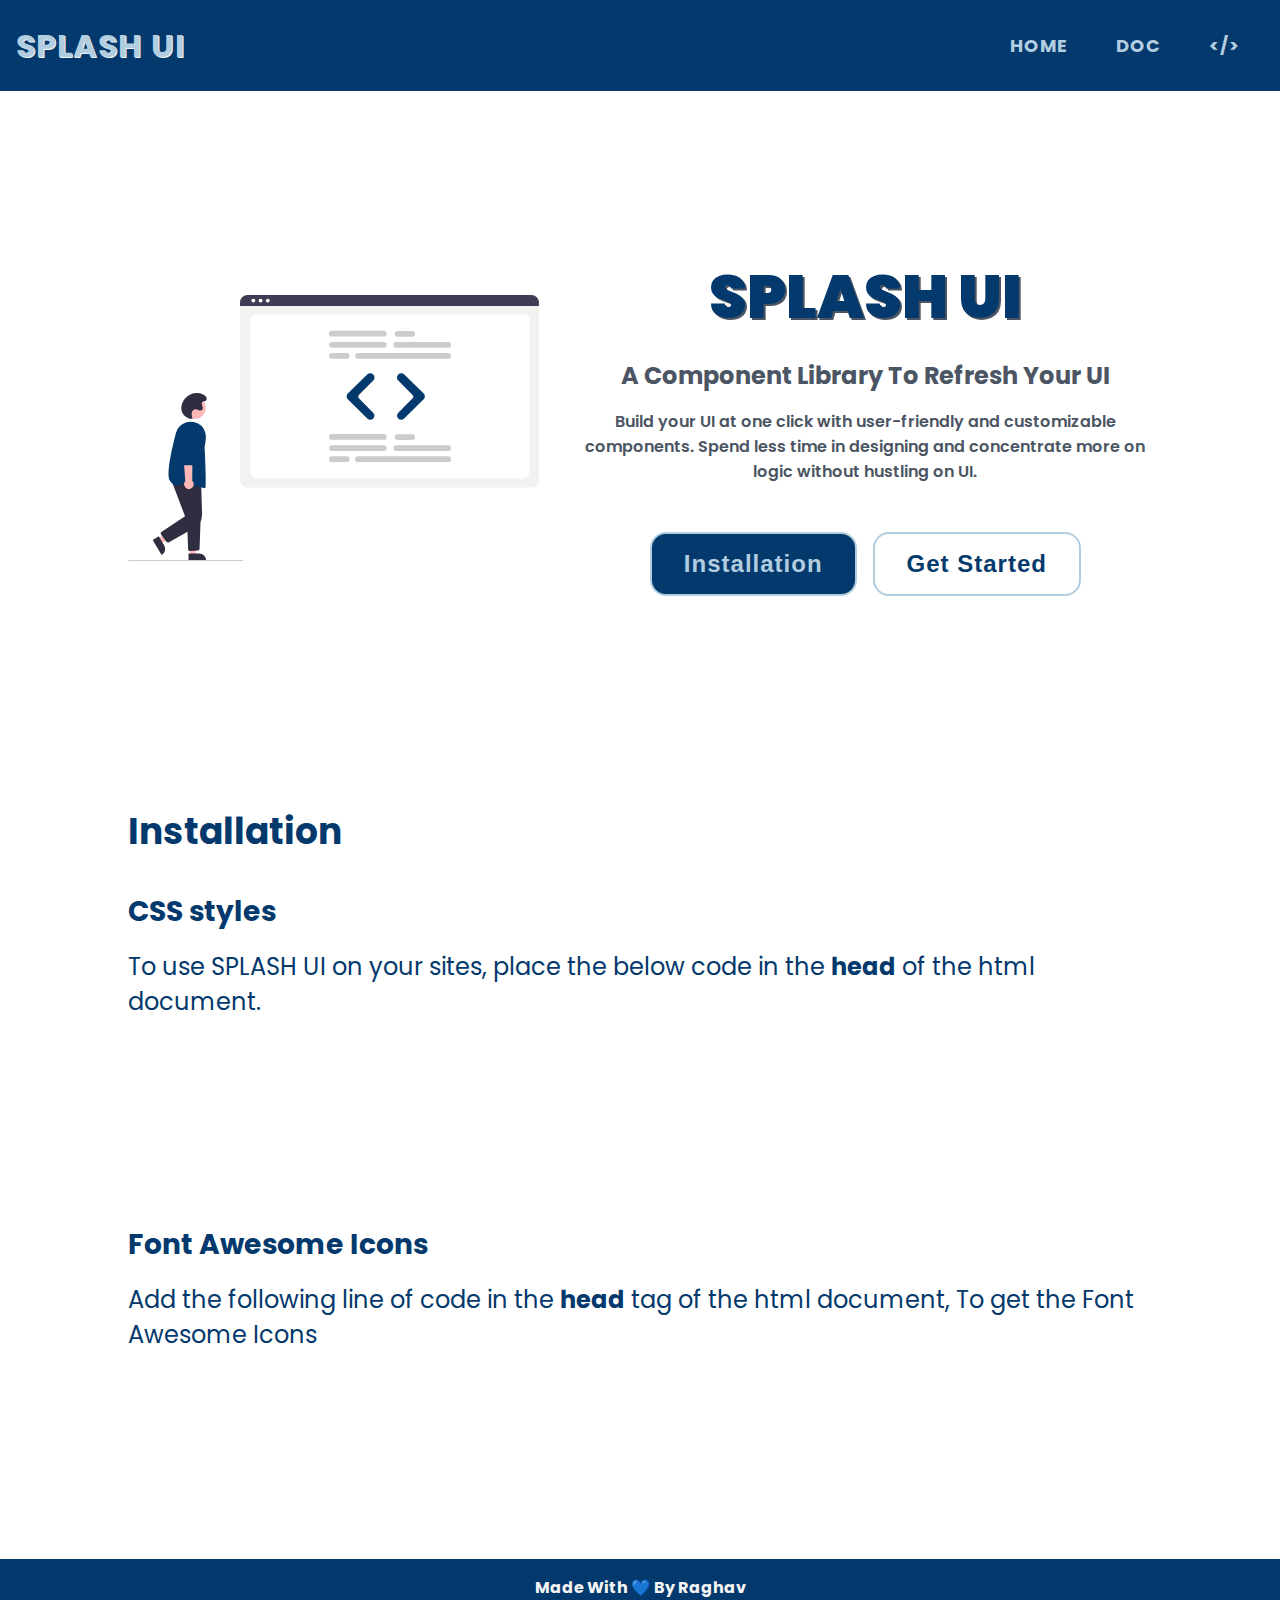
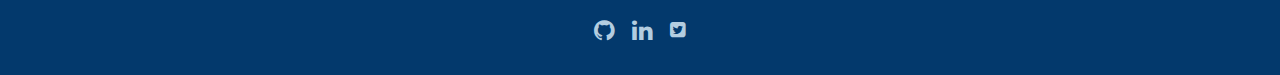
<file: index.html>
<!DOCTYPE html>
<html lang="en">
<head>
    <meta charset="UTF-8">
    <meta http-equiv="X-UA-Compatible" content="IE=edge">
    <meta name="viewport" content="width=device-width, initial-scale=1.0">
    <link rel="stylesheet" href="/CSS/main.css">
    <link rel="stylesheet" href="https://cdnjs.cloudflare.com/ajax/libs/font-awesome/4.7.0/css/font-awesome.min.css">
    <title>SPLASH UI</title>
</head>
<body>
    <header class="header-main">
        <nav class="nav nav-dark">
            <h1 class="shadow-text-white"><a href="./index.html">SPLASH UI</a></h1>
            <button class="hamburger" id="btnHam-Landing"><i class="fa fa-bars fa-2x" aria-hidden="true"></i></button>
            <ul class="nav-list">
                <li><a href="./index.html">HOME</a></li>
                <li><a href="./document-site.html">DOC</a></li>
                <li><a href="https://github.com/raghav2110/splash-ui">&lt;/&gt;</a></li>
            </ul>
        </nav>
    </header>
    <main class="main-container">
        <div class="content-body">
            <div class="landing-cover"><img class="img-responsive" src="./assets/landing-cover.svg"></div>

            <div class="content-desc">
                <h1>SPLASH UI</h1>
                <h2>A Component Library To Refresh Your UI</h2>
                <p> Build your UI at one click with user-friendly and customizable components.
                    Spend less time in designing and concentrate more on logic without hustling on UI.
                </p>
                <footer>
                    <a href="#installation-guide"><button class="btn btn-primary">Installation</button></a>
                    <a href="./document-site.html"><button class="btn btn-secondary">Get Started</button></a>
                </footer>
            </div>
            <!-- <div class="landing-cover"><img class="img-responsive" src="./assets/undraw_code_review_re_woeb.svg"></div> -->
        </div>

        <section class="install-guide" id="installation-guide">
            <h2>Installation</h2>
    
            <article>
                <h3>CSS styles</h3>
                <p>To use SPLASH UI on your sites, place the below code in the <strong>head</strong> of the html document.</p>
                <div>
                    <iframe
                        src="https://carbon.now.sh/embed?bg=rgba%28171%2C+184%2C+195%2C+1%29&t=seti&wt=sharp&l=auto&width=680&ds=false&dsyoff=20px&dsblur=68px&wc=true&wa=true&pv=0px&ph=0px&ln=false&fl=1&fm=Hack&fs=14px&lh=133%25&si=false&es=2x&wm=false&code=%253Clink%2520%250Arel%253D%2522stylesheet%2522%2520%250Ahref%253D%2522https%253A%252F%252Fsplash-ui.vercel.app%252FCSS%252Fmain.css%2522%250A%253E"
                        style="width: 100%; height: 148px; border:0; transform: scale(1); overflow:hidden;"
                        sandbox="allow-scripts allow-same-origin">
                    </iframe>
                </div>
            </article>
            <article>
                <h3>Font Awesome Icons</h3>
                <p>Add the following line of code in the <strong>head</strong> tag of the html document, To get the Font
                    Awesome Icons</p>
                <div>
                    <iframe
                        src="https://carbon.now.sh/embed?bg=rgba%28171%2C+184%2C+195%2C+1%29&t=seti&wt=sharp&l=htmlmixed&ds=false&dsyoff=20px&dsblur=68px&wc=true&wa=true&pv=0px&ph=0px&ln=false&fl=1&fm=Hack&fs=14px&lh=133%25&si=false&es=2x&wm=false&code=%253Clink%2520rel%253D%2522stylesheet%2522%2520%250Ahref%253D%250A%2522https%253A%252F%252Fcdnjs.cloudflare.com%250A%252Fajax%252Flibs%252Ffont-awesome%252F4.7.0%252Fcss%252Ffont-awesome.min.css%2522%253E"
                        style="width: 100%; height: 150px; border:0; transform: scale(1); overflow:hidden;"
                        sandbox="allow-scripts allow-same-origin">
                    </iframe>
                </div>
            </article>
        </section>
    
        <footer class="landing-footer">
            <nav class="nav nav-dark">
                <h4 style="color: whitesmoke;">Made With 💙 By Raghav</h4>
                <ul class="nav-list" style="display: flex;">
                    <li> <a href="https://github.com/raghav2110" target="_blank">
                            <i class="fa fa-github fa-lg" aria-hidden="true"></i></a> </li>
    
                    <li> <a href="https://www.linkedin.com/in/raghav-heda-96a981167/" target="_blank">
                            <i class="fa fa-linkedin fa-lg" aria-hidden="true"></i></a></li>
    
                    <li>
                        <a href="https://twitter.com/raghav_heda" target="_blank">
                            <i class="fa fa-twitter-square" aria-hidden="true"></i></i></a>
                        </a>
                    </li>
                </ul>
            </nav>
        </footer>

    </main>
    <script src="./Functionality/hamburgerMenu.js"></script>

</body>
</html>
</file>
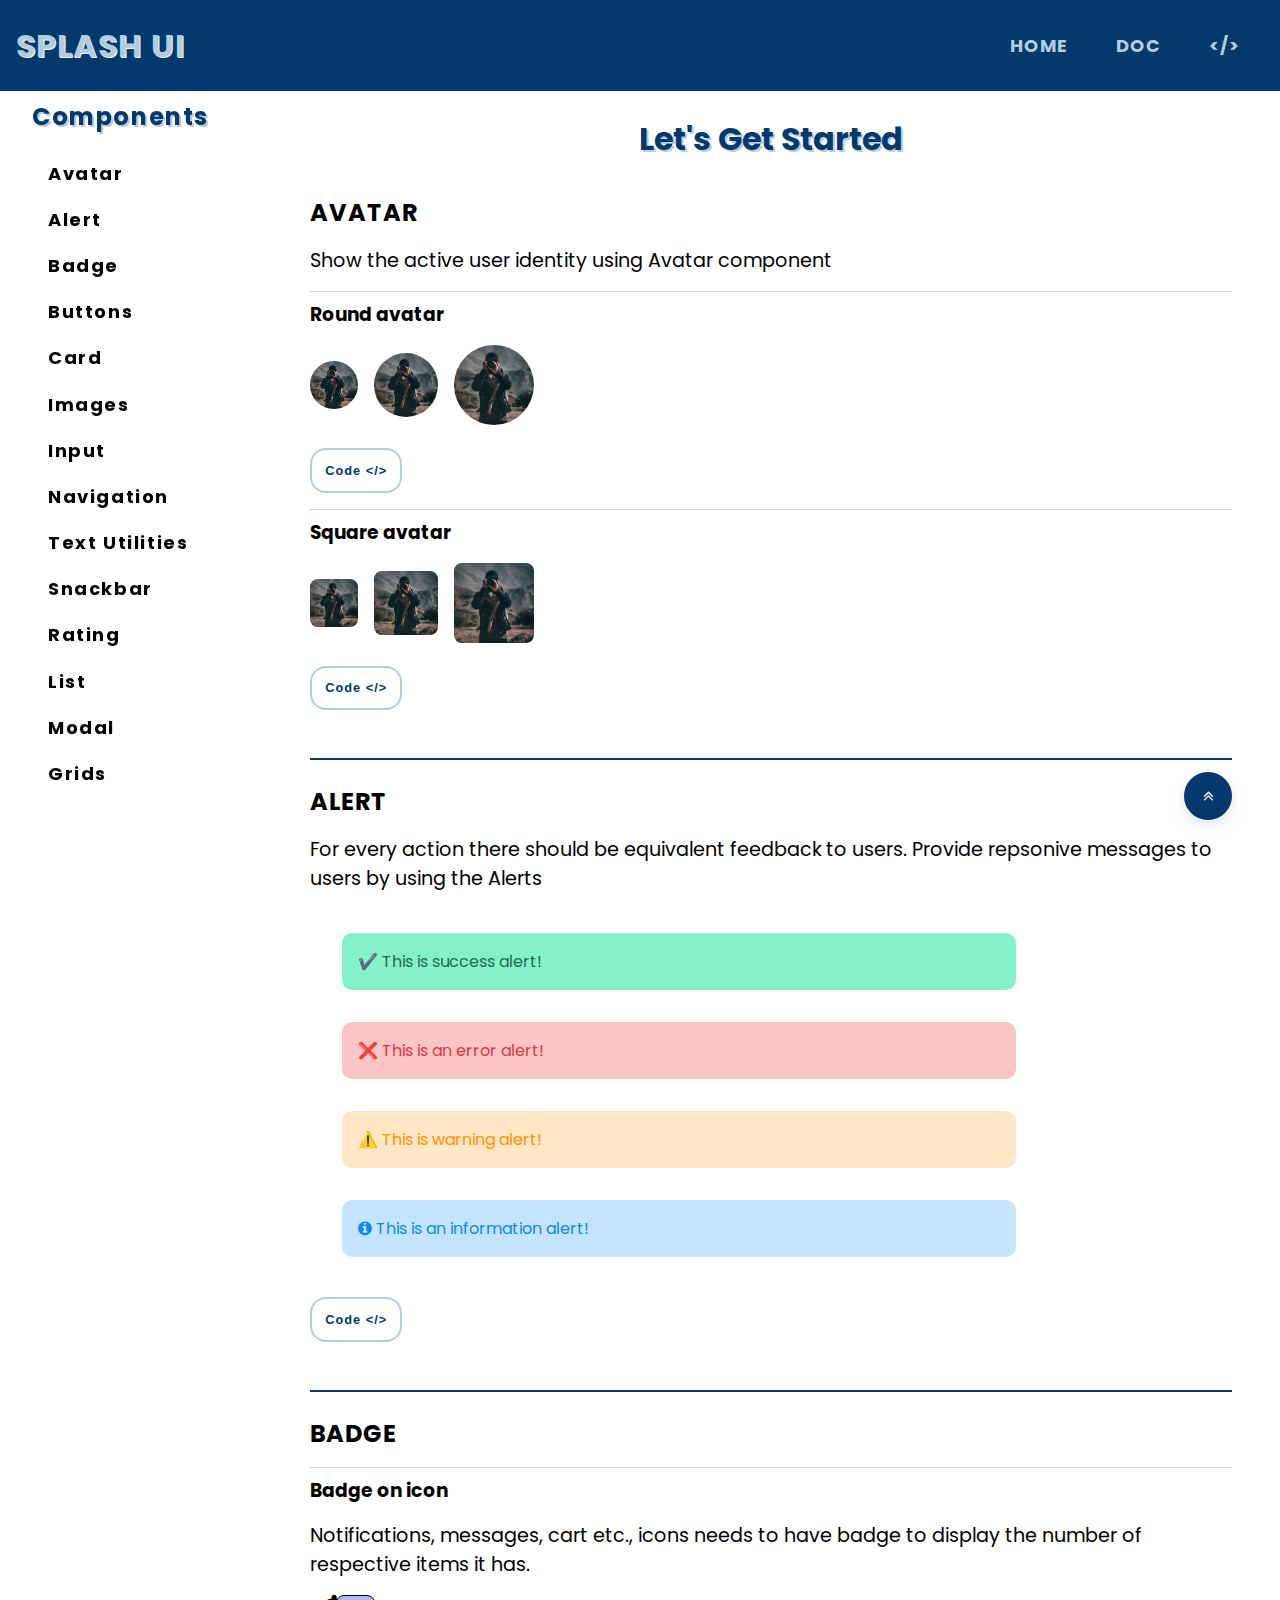
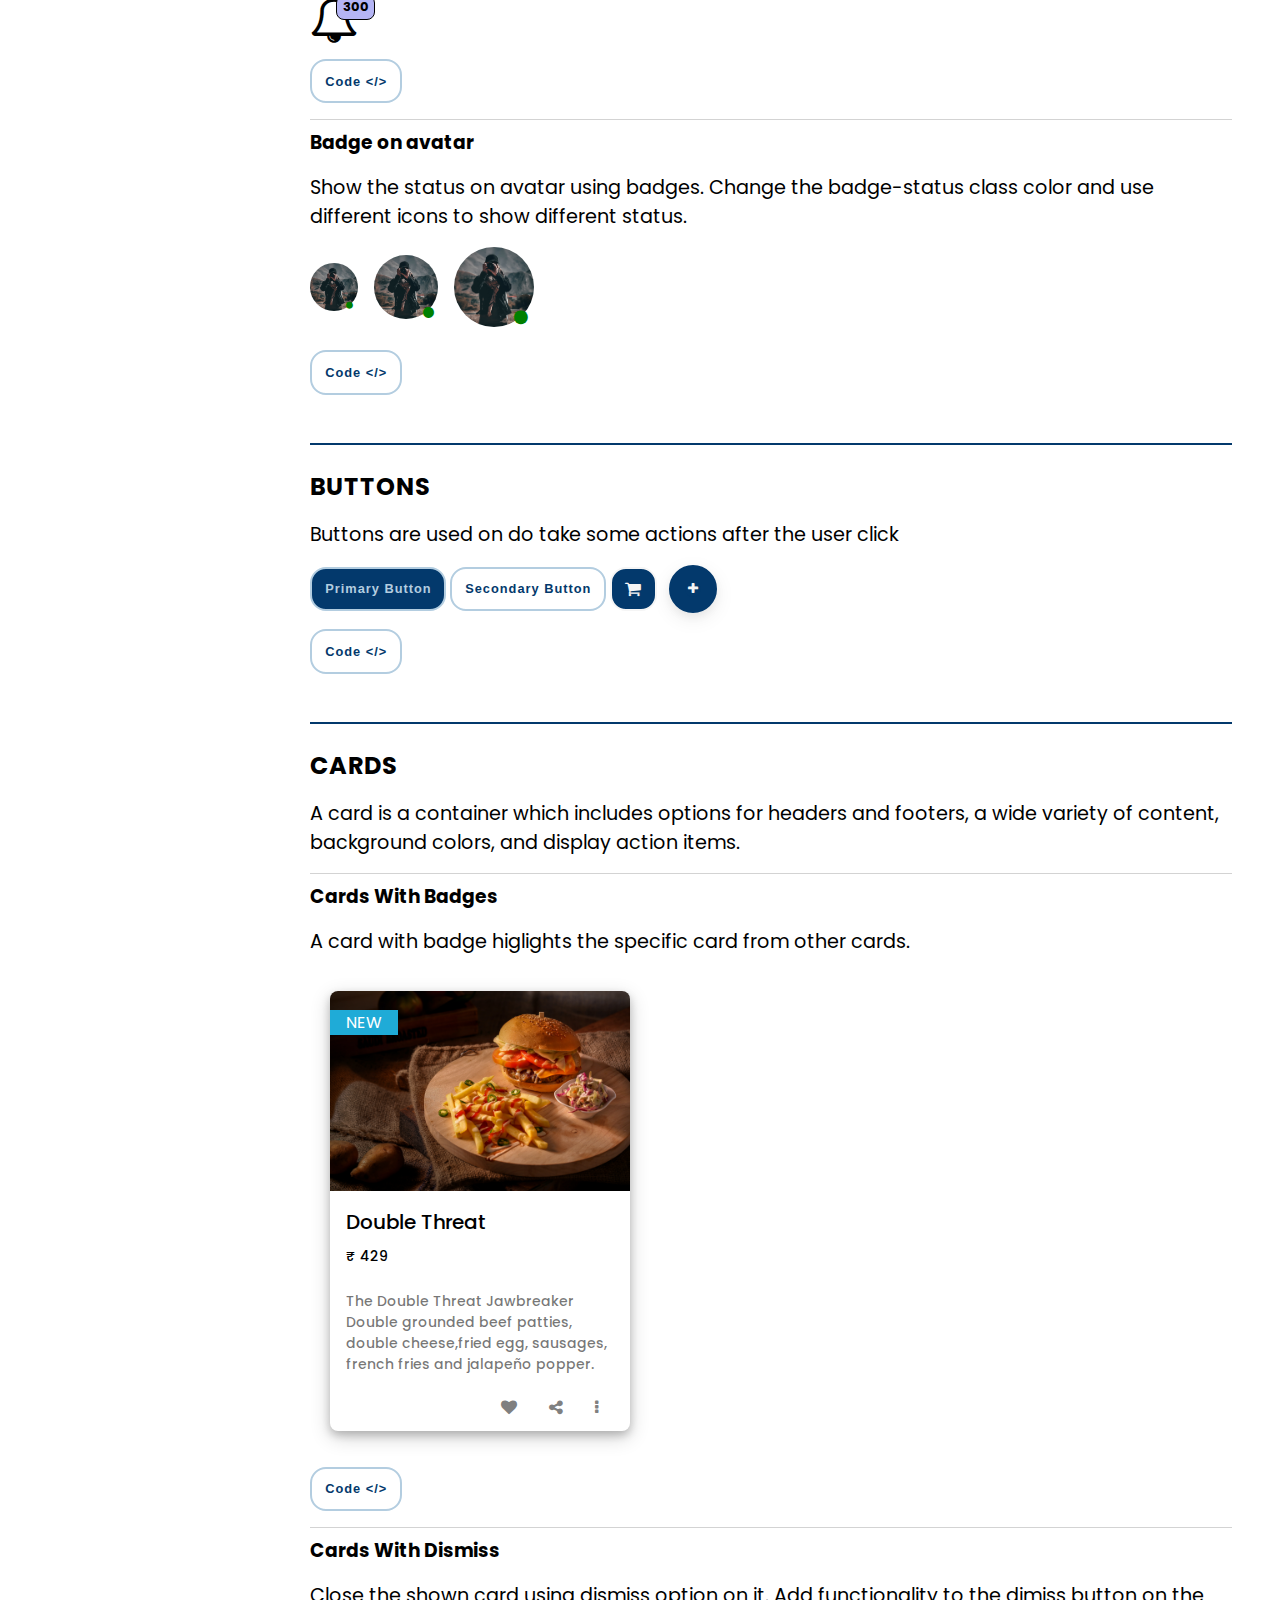
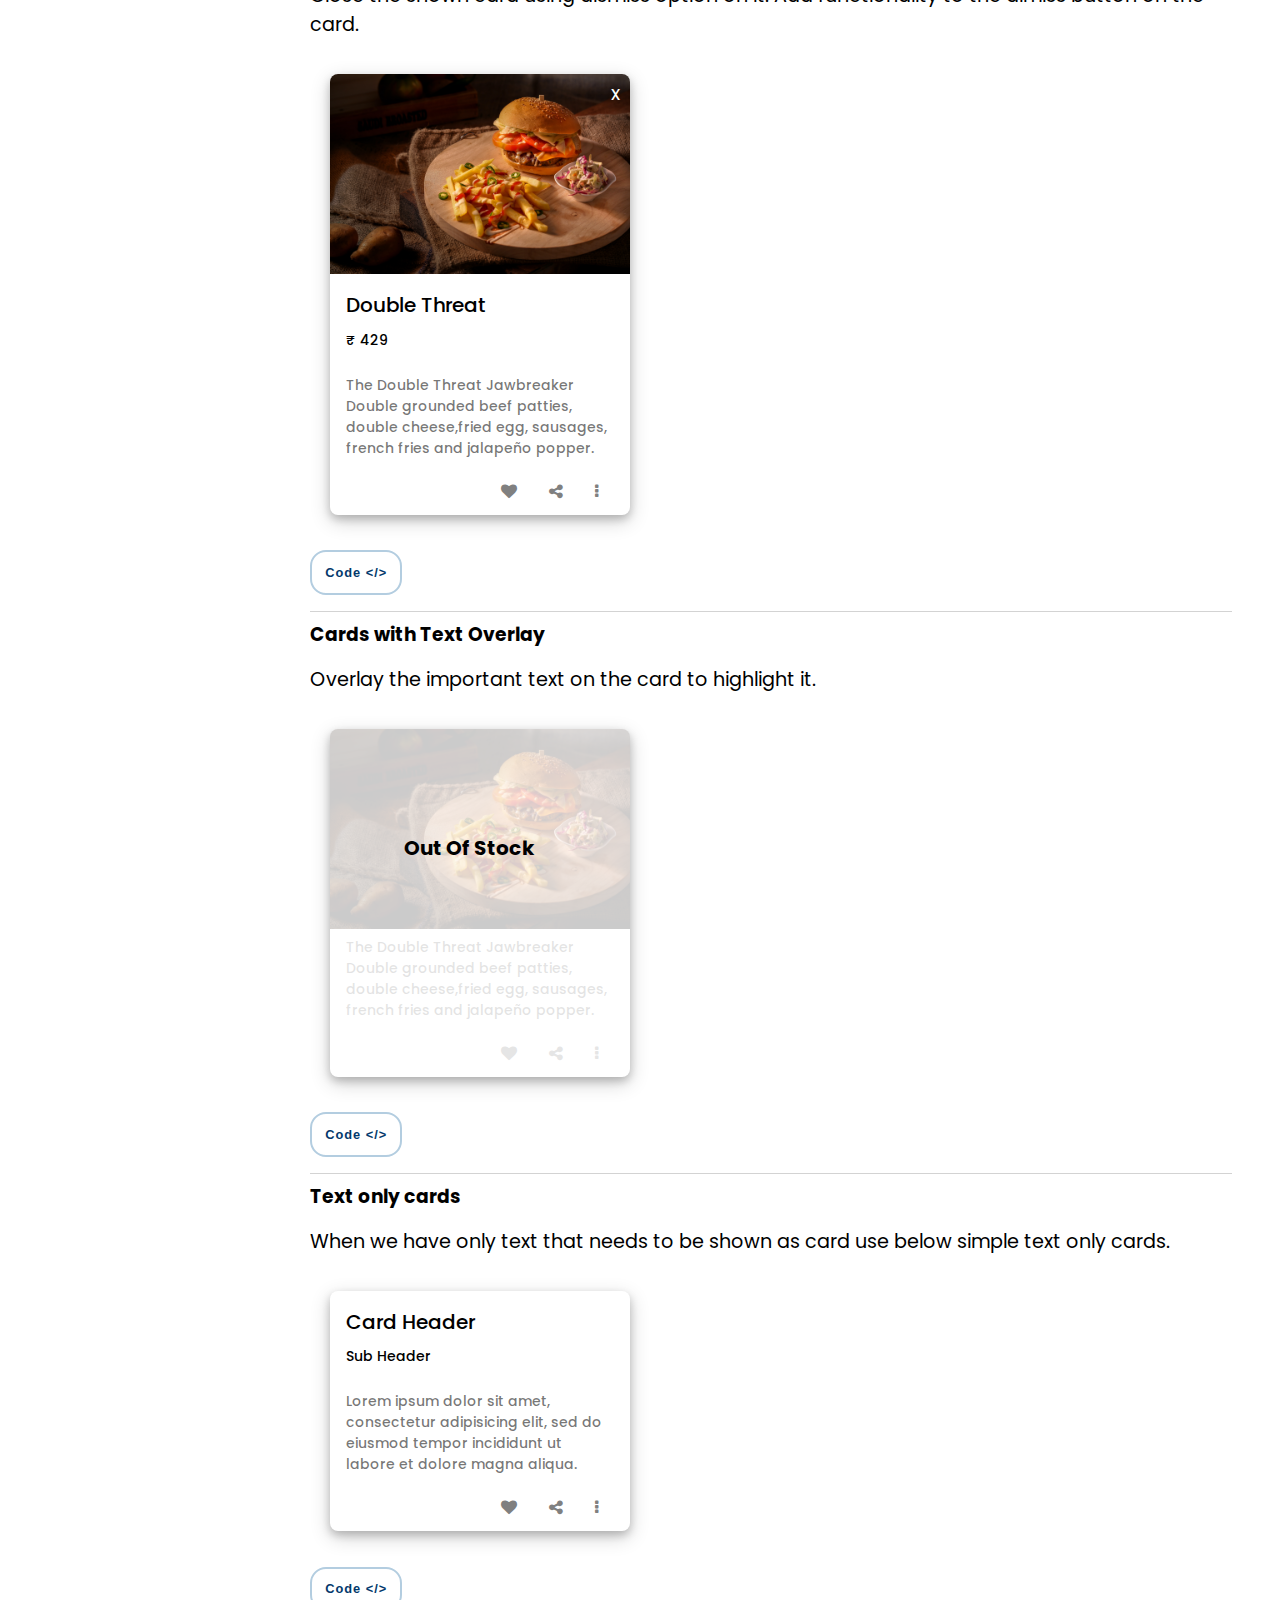
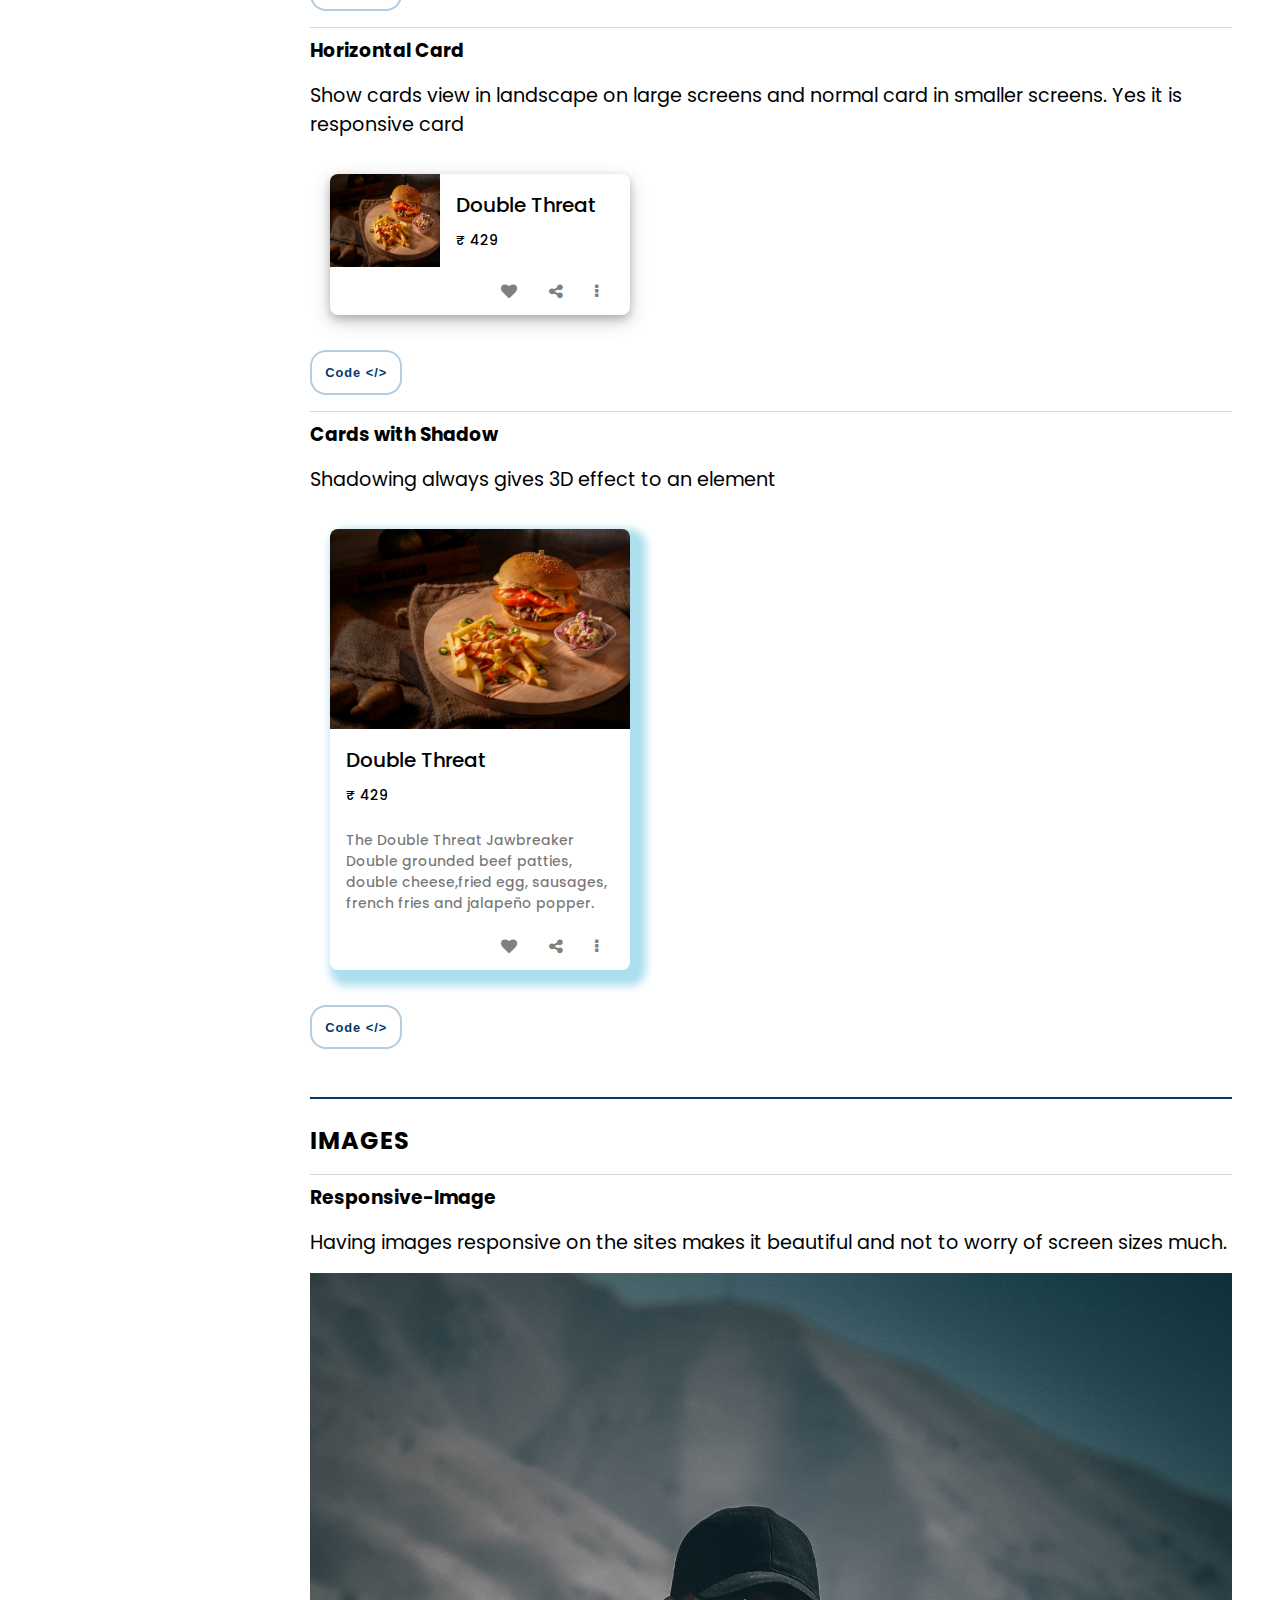
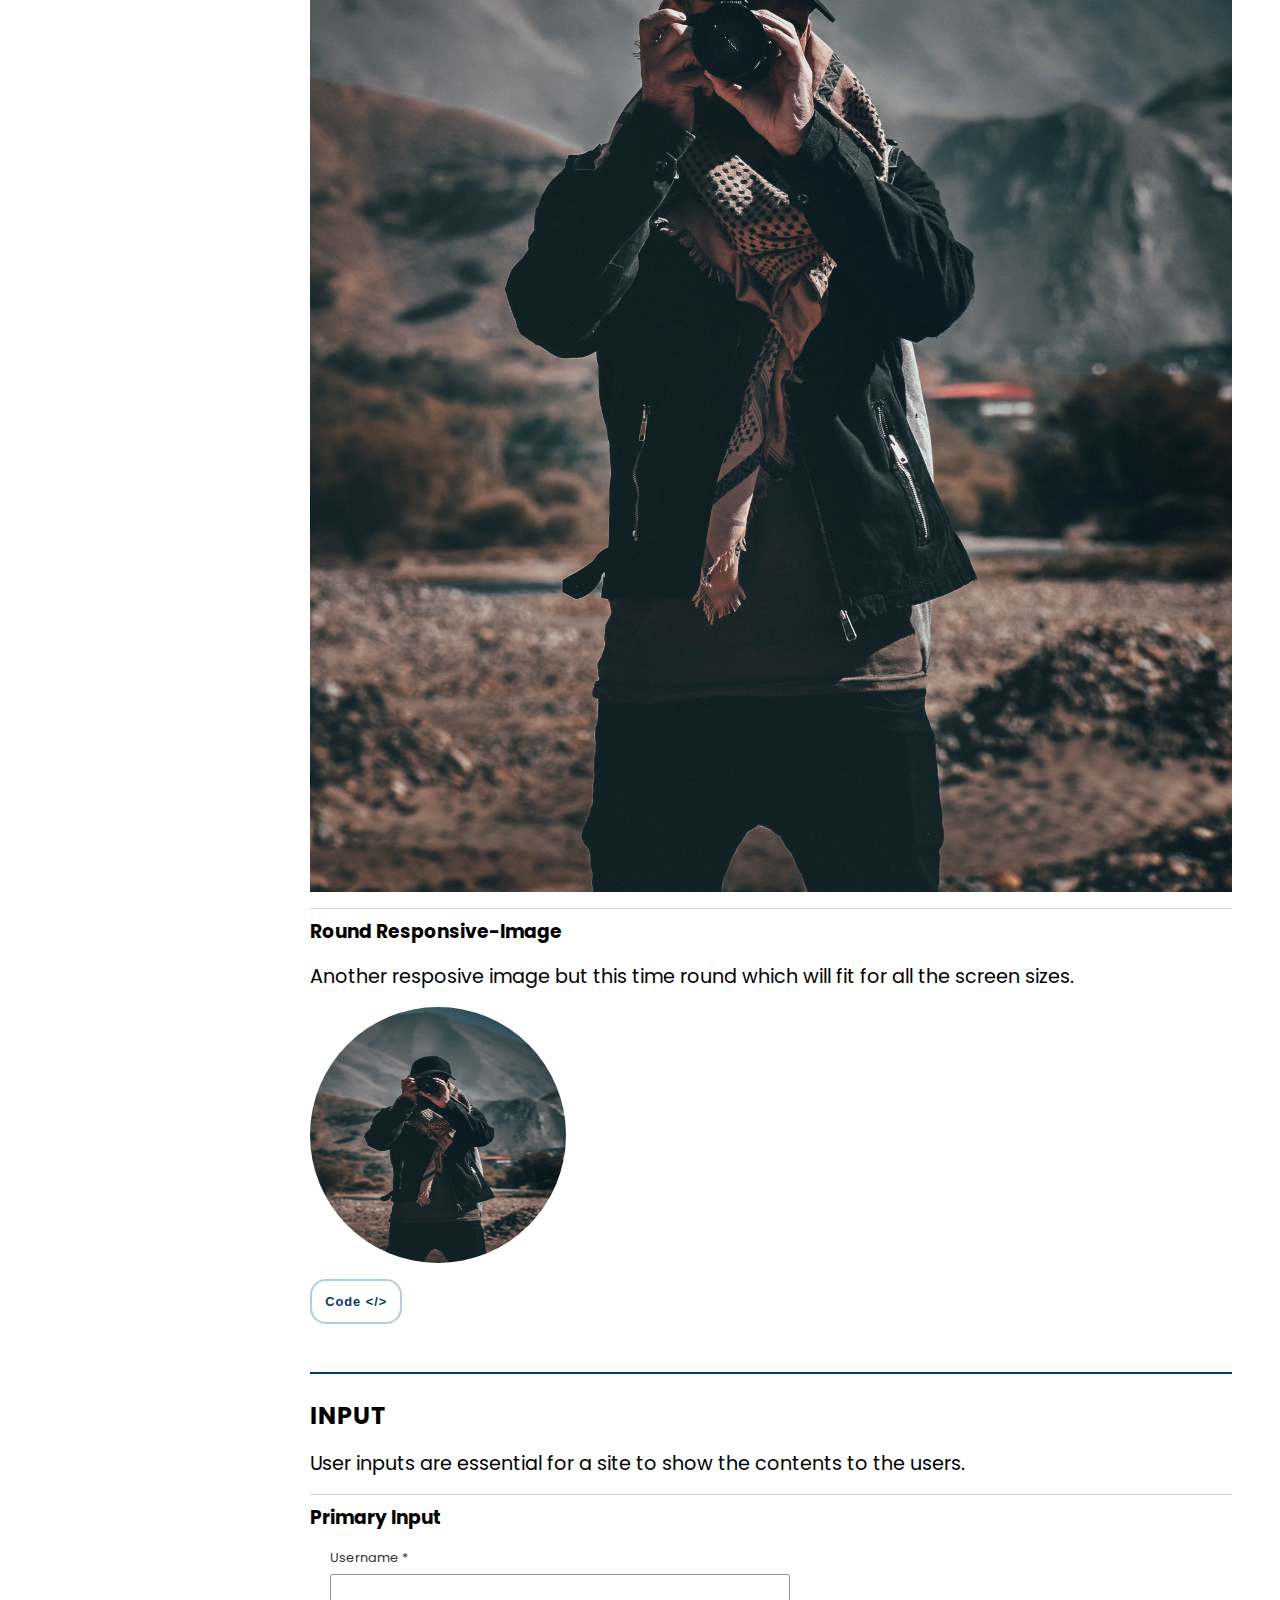
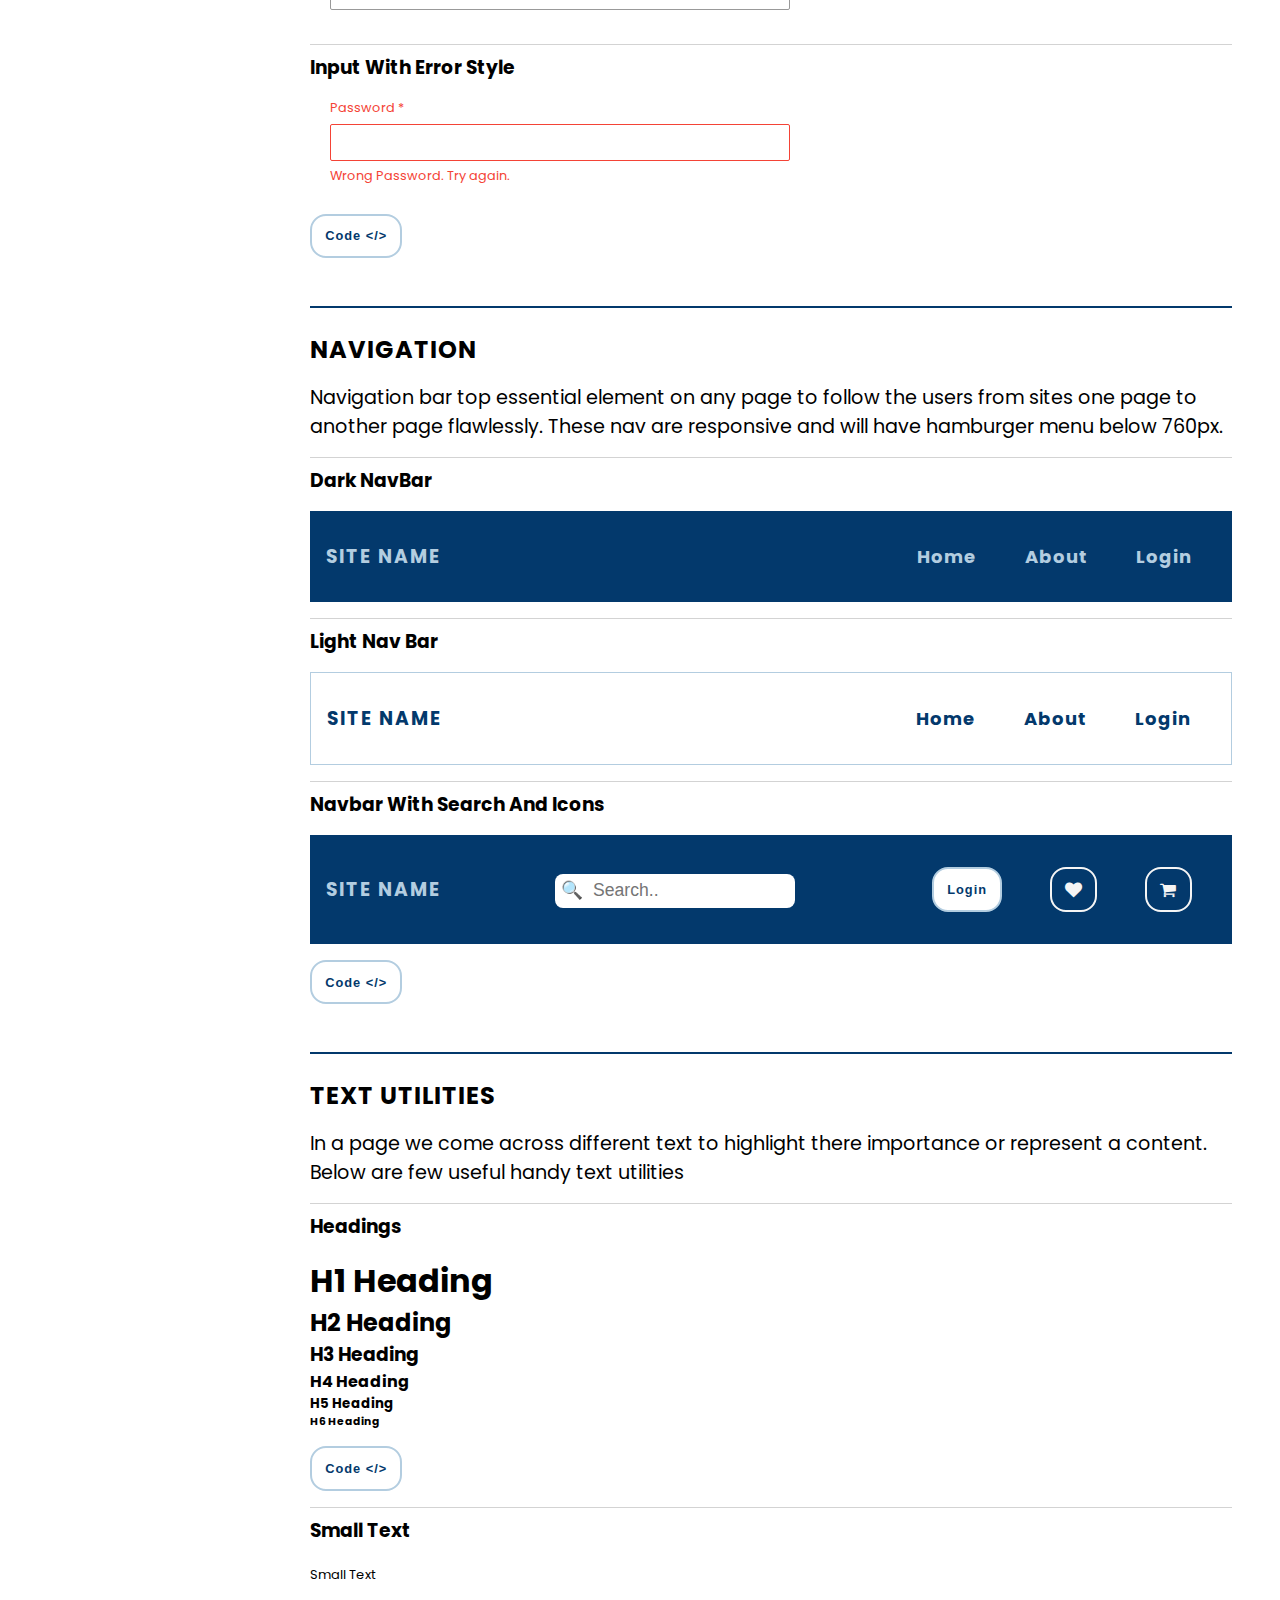
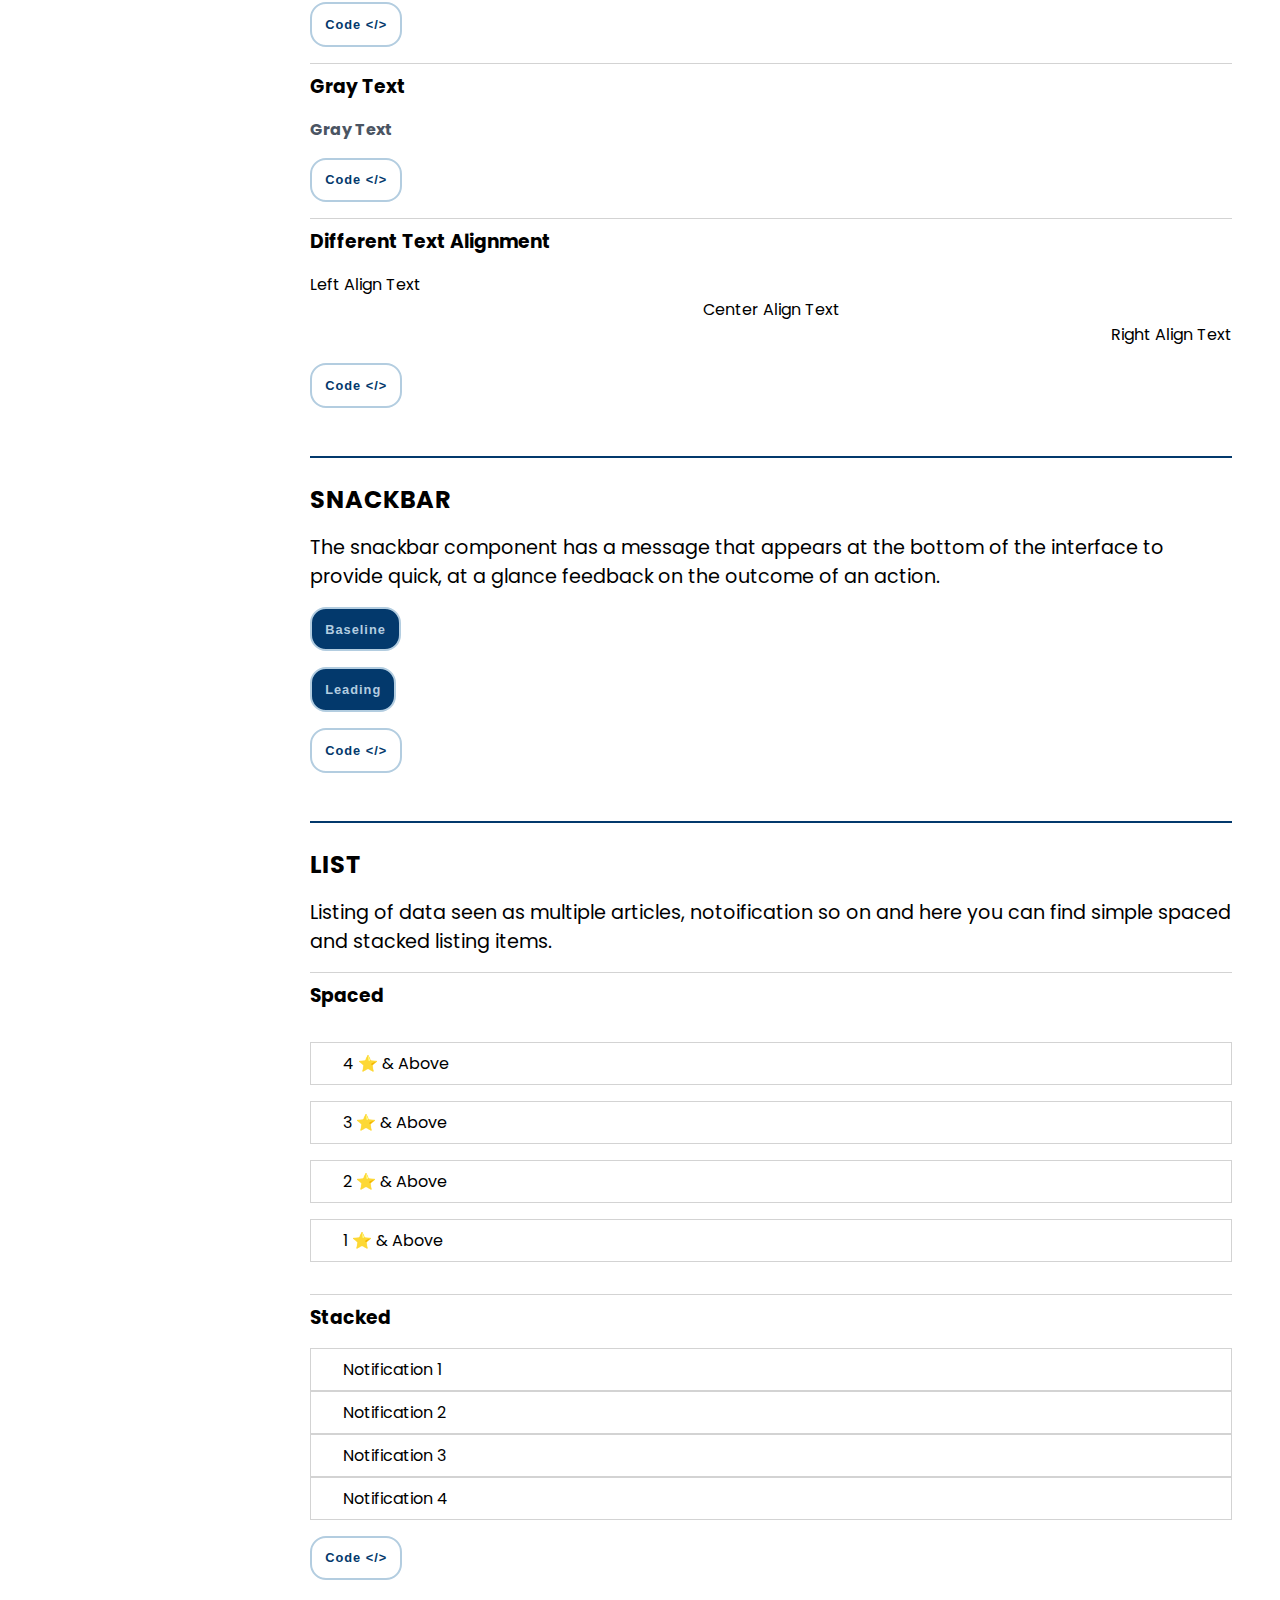
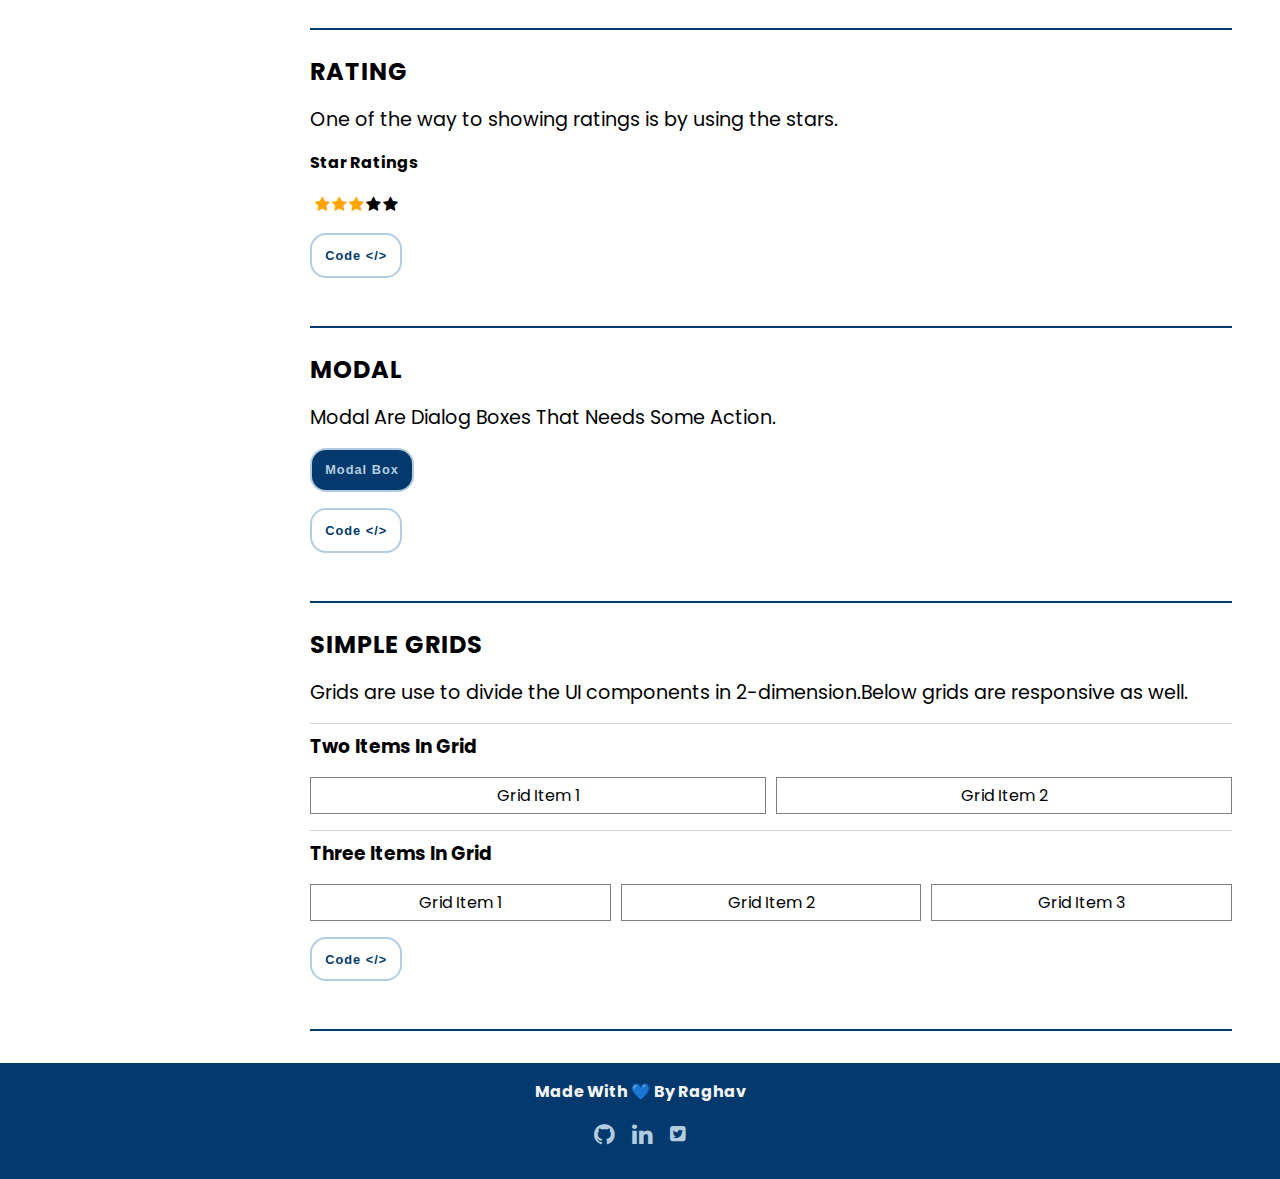
<file: document-site.html>
<!DOCTYPE html>
<html lang="en">
<head>
    <meta charset="UTF-8">
    <meta http-equiv="X-UA-Compatible" content="IE=edge">
    <meta name="viewport" content="width=device-width, initial-scale=1.0">
    <title>SPLASH UI | Docs</title>
    <link rel="stylesheet" href="/CSS/main.css">
    <link rel="stylesheet" href="https://cdnjs.cloudflare.com/ajax/libs/font-awesome/4.7.0/css/font-awesome.min.css">
</head>
<body>
    <header class="header-main">
        <script>
            var shiftWindow = function() { scrollBy(0, -100) };
            window.addEventListener("hashchange", shiftWindow);
            function load() { if (window.location.hash) shiftWindow(); }
        </script>
        <nav class="nav nav-dark">
            <h1 class="shadow-text-white"><a href="./index.html">SPLASH UI</a></h1>
            <button class="hamburger" id="btnHam-document"><i class="fa fa-bars fa-2x" aria-hidden="true"></i></button>
            <ul class="nav-list">
                <li><a href="./index.html">HOME</a></li>
                <li><a href="./document-site.html">DOC</a></li>
                <li><a href="https://github.com/raghav2110/splash-ui">&lt;/&gt;</a></li>
            </ul>
        </nav>
    </header>
    <main class="main-layout">
        <aside class="components-nav">
            <h2>Components</h2>
            <ul>
                <a href="#avatar" onclick="hideSideNavBar()">
                    <li>Avatar</li>
                </a>

                <a href="#alert" onclick="hideSideNavBar()">
                    <li>
                        Alert</li>
                </a>

                <a href="#badge" onclick="hideSideNavBar()">
                    <li>
                        Badge</li>
                </a>

                <a href="#buttons" onclick="hideSideNavBar()">
                    <li>
                        Buttons</li>
                </a>

                <a href="#card" onclick="hideSideNavBar()">
                    <li> Card</li>
                </a>

                <a href="#images" onclick="hideSideNavBar()">
                    <li>
                        Images</li>
                </a>

                <a href="#input" onclick="hideSideNavBar()">
                    <li>
                        Input</li>
                </a>
                <a href="#navbar" onclick="hideSideNavBar()">
                    <li>
                        Navigation</li>
                </a>
                <a href="#text-utilities" onclick="hideSideNavBar()">
                    <li>
                        Text Utilities</li>
                </a>
                <a href="#snackbar" onclick="hideSideNavBar()">
                    <li>
                        Snackbar</li>
                </a>
                <a href="#rating" onclick="hideSideNavBar()">
                    <li>
                        Rating</li>
                <a href="#list" onclick="hideSideNavBar()">
                    <li>
                        List</li>
                </a>
                <a href="#modal" onclick="hideSideNavBar()">
                    <li>
                        Modal</li>
                <a href="#grids" onclick="hideSideNavBar()">
                    <li>
                        Grids</li>
                </a>
            </ul>
        </aside>
        <div class="doc-component">
            <h1 class="heading">Let's Get Started</h1>
            <!-- Avatar Component -->
            <div class="component" id="avatar">
                <h2>Avatar</h2>
                <p class="description">Show the active user identity using Avatar component</p>
                <h3>Round avatar</h3>
                <div class="avatar-examples">
                    <a href=""><img class="avatar circle avatar-small" src="./assets/profile-image.jpg"></a>
                    <a href=""><img class="avatar circle avatar-medium" src="./assets/profile-image.jpg"></a>
                    <a href=""><img class="avatar circle avatar-large" src="./assets/profile-image.jpg"></a>
                </div>
                <button class="btn btn-secondary" onclick="showCodeForComp('round-avatar-code')">Code
                    &lt/&gt
                </button>
                <div id="round-avatar-code" style="display: none;">
                    <iframe
                        src="https://carbon.now.sh/embed?bg=rgba%28171%2C+184%2C+195%2C+1%29&t=seti&wt=sharp&l=auto&width=680&ds=false&dsyoff=20px&dsblur=68px&wc=true&wa=true&pv=0px&ph=0px&ln=false&fl=1&fm=Hack&fs=14px&lh=133%25&si=false&es=2x&wm=false&code=%253Ca%2520href%253D%2522%2522%253E%253Cimg%2520class%253D%2522avatar%2520circle%2520avatar-small%2522%2520src%253D%2522.%252Fassets%252Fprofile-image.jpg%2522%253E%253C%252Fa%253E%250A%253Ca%2520href%253D%2522%2522%253E%253Cimg%2520class%253D%2522avatar%2520circle%2520avatar-medium%2522%2520src%253D%2522.%252Fassets%252Fprofile-image.jpg%2522%253E%253C%252Fa%253E%250A%253Ca%2520href%253D%2522%2522%253E%253Cimg%2520class%253D%2522avatar%2520circle%2520avatar-large%2522%2520src%253D%2522.%252Fassets%252Fprofile-image.jpg%2522%253E%253C%252Fa%253E"
                        style="width: 100%; height: 130px; border:0; transform: scale(1); overflow:hidden;"
                        sandbox="allow-scripts allow-same-origin">
                    </iframe>
                </div>
                <h3>Square avatar</h3>
                <div class="avatar-examples">
                    <a href=""><img class="avatar square avatar-small" src="./assets/profile-image.jpg"></a>
                    <a href=""><img class="avatar square avatar-medium" src="./assets/profile-image.jpg"></a>
                    <a href=""><img class="avatar square avatar-large" src="./assets/profile-image.jpg"></a>
                </div>
                <button class="btn btn-secondary" onclick="showCodeForComp('square-avatar-code')">Code
                    &lt/&gt
                </button>
                <div id="square-avatar-code" style="display: none;">
                    <iframe
                        src="https://carbon.now.sh/embed?bg=rgba%28171%2C+184%2C+195%2C+1%29&t=seti&wt=sharp&l=auto&width=680&ds=false&dsyoff=20px&dsblur=68px&wc=true&wa=true&pv=0px&ph=0px&ln=false&fl=1&fm=Hack&fs=14px&lh=133%25&si=false&es=2x&wm=false&code=%253Ca%2520href%253D%2522%2522%253E%253Cimg%2520class%253D%2522avatar%2520square%2520avatar-small%2522%2520src%253D%2522.%252Fassets%252Fprofile-image.jpg%2522%253E%253C%252Fa%253E%250A%253Ca%2520href%253D%2522%2522%253E%253Cimg%2520class%253D%2522avatar%2520square%2520avatar-medium%2522%2520src%253D%2522.%252Fassets%252Fprofile-image.jpg%2522%253E%253C%252Fa%253E%250A%253Ca%2520href%253D%2522%2522%253E%253Cimg%2520class%253D%2522avatar%2520square%2520avatar-large%2522%2520src%253D%2522.%252Fassets%252Fprofile-image.jpg%2522%253E%253C%252Fa%253E"
                        style="width: 100%; height: 130px; border:0; transform: scale(1); overflow:hidden;"
                        sandbox="allow-scripts allow-same-origin">
                    </iframe>
                </div>
            </div>

            <!-- Alert Component -->
            <div class="component" id="alert">
                <h2>Alert</h2>
                <p class="description">For every action there should be equivalent feedback to users. Provide repsonive messages to users by using the Alerts </p>
                <div class="alert-examples">
                    <div class="alert alert-success">
                        <p>✔️ This is success alert!</p>
                    </div>
                    <div class="alert alert-error">
                        <p>❌ This is an error alert!</p>
                    </div>
                    <div class="alert alert-warning">
                        <p>⚠️ This is warning alert!</p>
                    </div>
                    <div class="alert alert-information">
                        <p><i class="fa fa-info-circle" aria-hidden="true"></i> This is an information alert!</p>
                    </div>
                </div>
                <button class="btn btn-secondary" onclick="showCodeForComp('alert-code')">Code
                    &lt/&gt
                </button>
                <div id="alert-code" style="display: none;">
                    <iframe
                        src="https://carbon.now.sh/embed?bg=rgba%28171%2C+184%2C+195%2C+1%29&t=seti&wt=sharp&l=auto&width=680&ds=false&dsyoff=20px&dsblur=68px&wc=true&wa=true&pv=0px&ph=0px&ln=false&fl=1&fm=Hack&fs=14px&lh=133%25&si=false&es=2x&wm=false&code=%253Cdiv%2520class%253D%2522alert%2520alert-success%2522%253E%250A%2520%2520%2520%2520%253Cp%253E%25E2%259C%2594%25EF%25B8%258F%2520This%2520is%2520success%2520alert%21%253C%252Fp%253E%250A%253C%252Fdiv%253E%250A%253Cdiv%2520class%253D%2522alert%2520alert-error%2522%253E%250A%2520%2520%2520%2520%253Cp%253E%25E2%259D%258C%2520This%2520is%2520an%2520error%2520alert%21%253C%252Fp%253E%250A%253C%252Fdiv%253E%250A%253Cdiv%2520class%253D%2522alert%2520alert-warning%2522%253E%250A%2520%2520%2520%2520%253Cp%253E%25E2%259A%25A0%25EF%25B8%258F%2520This%2520is%2520warning%2520alert%21%253C%252Fp%253E%250A%253C%252Fdiv%253E%250A%253Cdiv%2520class%253D%2522alert%2520alert-information%2522%253E%250A%2520%2520%2520%2520%253Cp%253E%253Ci%2520class%253D%2522fa%2520fa-info-circle%2522%2520aria-hidden%253D%2522true%2522%253E%253C%252Fi%253E%2520This%2520is%2520an%2520information%2520alert%21%253C%252Fp%253E%250A%253C%252Fdiv%253E"
                        style="width: 100%; height: 297px; border:0; transform: scale(1); overflow:hidden;"
                        sandbox="allow-scripts allow-same-origin">
                    </iframe>
                </div>
            </div>

            <!-- Badge Component -->
            <div class="component" id="badge">
                <h2>Badge</h2>

                <!-- Badge on icon -->
                <h3>Badge on icon</h3>
                <p class="description">Notifications, messages, cart etc., icons needs to have badge to display the number of respective items it has.</p>
                <div class="badge">
                    <i class="fa fa-bell-o fa-3x" aria-hidden="true"></i>
                    <span class="badge badge-icon">300</span>
                </div>
                <button class="btn btn-secondary" onclick="showCodeForComp('badge-icon-code')">Code
                    &lt/&gt
                </button>
                <div id="badge-icon-code" style="display: none;">
                    <iframe
                        src="https://carbon.now.sh/embed?bg=rgba%28171%2C+184%2C+195%2C+1%29&t=seti&wt=sharp&l=auto&width=680&ds=false&dsyoff=20px&dsblur=68px&wc=true&wa=true&pv=0px&ph=0px&ln=false&fl=1&fm=Hack&fs=14px&lh=133%25&si=false&es=2x&wm=false&code=%253Cdiv%2520class%253D%2522badge%2522%253E%250A%2520%2520%2520%2520%253Ci%2520class%253D%2522fa%2520fa-bell-o%2520fa-3x%2522%2520aria-hidden%253D%2522true%2522%253E%253C%252Fi%253E%250A%2520%2520%2520%2520%253Cspan%2520class%253D%2522badge%2520badge-icon%2522%253E300%253C%252Fspan%253E%250A%253C%252Fdiv%253E"
                        style="width: 100%; height: 148px; border:0; transform: scale(1); overflow:hidden;"
                        sandbox="allow-scripts allow-same-origin">
                    </iframe>
                </div>

                <!-- Badge on avatar -->
                <h3>Badge on avatar</h3>
                <p class="description">Show the status on avatar using badges. Change the badge-status class color and use different icons to show different status.</p>
                <div class="avatar-examples ">
                    <!-- Badge on small avatar -->
                    <div class="badge">
                        <a href=""><img class="avatar circle avatar-small" src="./assets/profile-image.jpg"></a>
                        <span class="badge-stat badge-stat-small"><i class="fa fa-circle" aria-hidden="true"></i></span>
                    </div>
                    <div class="badge">
                        <a href=""><img class="avatar circle avatar-medium" src="./assets/profile-image.jpg"></a>
                        <span class="badge-stat badge-stat-medium"><i class="fa fa-circle" aria-hidden="true"></i></span>
                    </div>
                    <div class="badge">
                        <a href=""><img class="avatar circle avatar-large" src="./assets/profile-image.jpg"></a>
                        <span class="badge-stat badge-stat-large"><i class="fa fa-circle" aria-hidden="true"></i></span>
                    </div>
                </div>
                <button class="btn btn-secondary" onclick="showCodeForComp('badge-avatar-code')">Code
                    &lt/&gt
                </button>
                <div id="badge-avatar-code" style="display: none;">
                    <iframe
                        src="https://carbon.now.sh/embed?bg=rgba%28171%2C+184%2C+195%2C+1%29&t=seti&wt=sharp&l=auto&width=680&ds=false&dsyoff=20px&dsblur=68px&wc=true&wa=true&pv=0px&ph=0px&ln=false&fl=1&fm=Hack&fs=14px&lh=133%25&si=false&es=2x&wm=false&code=%253Cdiv%2520class%253D%2522badge%2522%253E%250A%2520%2520%2520%2520%253Ca%2520href%253D%2522%2522%253E%253Cimg%2520class%253D%2522avatar%2520circle%2520avatar-small%2522%2520src%253D%2522.%252Fassets%252Fprofile-image.jpg%2522%253E%253C%252Fa%253E%250A%2520%2520%2520%2520%253Cspan%2520class%253D%2522badge-stat%2520badge-stat-small%2522%253E%253Ci%2520class%253D%2522fa%2520fa-circle%2522%2520aria-hidden%253D%2522true%2522%253E%253C%252Fi%253E%253C%252Fspan%253E%250A%253C%252Fdiv%253E%250A%253Cdiv%2520class%253D%2522badge%2522%253E%250A%2520%2520%2520%2520%253Ca%2520href%253D%2522%2522%253E%253Cimg%2520class%253D%2522avatar%2520circle%2520avatar-medium%2522%2520src%253D%2522.%252Fassets%252Fprofile-image.jpg%2522%253E%253C%252Fa%253E%250A%2520%2520%2520%2520%253Cspan%2520class%253D%2522badge-stat%2520badge-stat-medium%2522%253E%253Ci%2520class%253D%2522fa%2520fa-circle%2522%2520aria-hidden%253D%2522true%2522%253E%253C%252Fi%253E%253C%252Fspan%253E%250A%253C%252Fdiv%253E%250A%253Cdiv%2520class%253D%2522badge%2522%253E%250A%2520%2520%2520%2520%253Ca%2520href%253D%2522%2522%253E%253Cimg%2520class%253D%2522avatar%2520circle%2520avatar-large%2522%2520src%253D%2522.%252Fassets%252Fprofile-image.jpg%2522%253E%253C%252Fa%253E%250A%2520%2520%2520%2520%253Cspan%2520class%253D%2522badge-stat%2520badge-stat-large%2522%253E%253Ci%2520class%253D%2522fa%2520fa-circle%2522%2520aria-hidden%253D%2522true%2522%253E%253C%252Fi%253E%253C%252Fspan%253E%250A%253C%252Fdiv%253E"
                        style="width: 100%; height: 297px; border:0; transform: scale(1); overflow:hidden;"
                        sandbox="allow-scripts allow-same-origin">
                    </iframe>
                </div>
            </div>

            <!-- Buttons Component -->
            <div class="component" id="buttons">
                <h2>Buttons</h2>
                <p class="description">Buttons are used on do take some actions after the user click </p>
                <div>
                    <button class="btn btn-primary">Primary Button</button>
                    <button class="btn btn-secondary">Secondary Button</button>
                    <button class="btn btn-icon"><i class="fa fa-shopping-cart fa-lg" aria-hidden="true"></i></button>
                    <button class="btn btn-floating-action" style="position: relative; top: 0; left: 0.5rem;"><i class="fa fa-plus" aria-hidden="true"></i></button>
                </div>
                <button class="btn btn-secondary" onclick="showCodeForComp('button-code')">Code
                    &lt/&gt
                </button>
                <div id="button-code" style="display: none;">
                    <iframe
                        src="https://carbon.now.sh/embed?bg=rgba%28171%2C+184%2C+195%2C+1%29&t=seti&wt=sharp&l=auto&width=680&ds=false&dsyoff=20px&dsblur=68px&wc=true&wa=true&pv=0px&ph=0px&ln=false&fl=1&fm=Hack&fs=14px&lh=133%25&si=false&es=2x&wm=false&code=%253Cbutton%2520class%253D%2522btn%2520btn-primary%2522%253EPrimary%2520Button%253C%252Fbutton%253E%250A%253Cbutton%2520class%253D%2522btn%2520btn-secondary%2522%253ESecondary%2520Button%253C%252Fbutton%253E%250A%253Cbutton%2520class%253D%2522btn%2520btn-icon%2522%253E%250A%2509%253Ci%2520class%253D%2522fa%2520fa-shopping-cart%2520fa-lg%2522%2520aria-hidden%253D%2522true%2522%253E%253C%252Fi%253E%250A%253C%252Fbutton%253E%250A%253Cbutton%2520class%253D%2522btn%2520btn-floating-action%2522%253E%250A%2509%253Ci%2520class%253D%2522fa%2520fa-plus%2522%2520aria-hidden%253D%2522true%2522%253E%253C%252Fi%253E%250A%253C%252Fbutton%253E"
                        style="width: 100%; height: 223px; border:0; transform: scale(1); overflow:hidden;"
                        sandbox="allow-scripts allow-same-origin">
                    </iframe>
                </div>
            </div>

            <!-- Cards Component -->
            <div class="component" id="card">
                <h2>Cards</h2>
                <p class="description">A card is a container which includes options for headers and footers, a wide variety of content, background colors, and display action items. </p>
                <h3>Cards With Badges</h3>
                <p class="description">A card with badge higlights the specific card from other cards.</p>
                <div class="card-comp">
                    <img class="img-comp" src="/assets/product-image.jpg" alt="Food Image">
                    <span class="card-badge">NEW</span>
                    <div class="text-comp">
                        <div class="header-comp">
                            <div class="header">Double Threat</div>
                            <div class="sub-header">₹ 429</div>
                        </div>
                        <div class="detail-comp">The Double Threat Jawbreaker Double grounded beef patties, double cheese,fried egg, sausages, french fries and jalapeño popper.</div>
                    </div>
                    <div class="icons-comp">
                        <i class="fa fa-heart icon"></i>
                        <i class="fa fa-share-alt icon"></i>
                        <i class="fa fa-ellipsis-v icon"></i>
                    </div>
                </div>
                <button class="btn btn-secondary" onclick="showCodeForComp('card-with-badge-code')">Code
                    &lt/&gt
                </button>
                <div id="card-with-badge-code" style="display: none;">
                    <iframe
                        src="https://carbon.now.sh/embed?bg=rgba%28171%2C+184%2C+195%2C+1%29&t=seti&wt=sharp&l=auto&width=680&ds=false&dsyoff=20px&dsblur=68px&wc=true&wa=true&pv=0px&ph=0px&ln=false&fl=1&fm=Hack&fs=14px&lh=133%25&si=false&es=2x&wm=false&code=%253Cdiv%2520class%253D%2522card-comp%2522%253E%250A%2520%2520%253Cimg%2520class%253D%2522img-comp%2522%2520src%253D%2522%252Fassets%252Fproduct-image.jpg%2522%2520alt%253D%2522Food%2520Image%2522%253E%250A%2520%2520%253Cspan%2520class%253D%2522card-badge%2522%253ENEW%253C%252Fspan%253E%250A%2520%2520%253Cdiv%2520class%253D%2522text-comp%2522%253E%250A%2520%2520%2520%2520%2520%2520%253Cdiv%2520class%253D%2522header-comp%2522%253E%250A%2520%2520%2520%2520%2520%2520%2520%2520%2520%2520%253Cdiv%2520class%253D%2522header%2522%253EDouble%2520Threat%253C%252Fdiv%253E%250A%2520%2520%2520%2520%2520%2520%2520%2520%2520%2520%253Cdiv%2520class%253D%2522sub-header%2522%253E%25E2%2582%25B9%2520429%253C%252Fdiv%253E%250A%2520%2520%2520%2520%2520%2520%253C%252Fdiv%253E%250A%2520%2520%2520%2520%2520%2520%253Cdiv%2520class%253D%2522detail-comp%2522%253EThe%2520Double%2520Threat%2520Jawbreaker%2520Double%2520grounded%2520beef%2520patties%252C%2520%250A%2509%2509%2509double%2520cheese%252Cfried%2520egg%252C%2520sausages%252C%2520french%2520fries%2520and%2520jalape%25C3%25B1o%2520popper.%253C%252Fdiv%253E%250A%2520%2520%253C%252Fdiv%253E%250A%2520%2520%253Cdiv%2520class%253D%2522icons-comp%2522%253E%250A%2520%2520%2520%2520%2520%2520%253Ci%2520class%253D%2522fa%2520fa-heart%2520icon%2522%253E%253C%252Fi%253E%250A%2520%2520%2520%2520%2520%2520%253Ci%2520class%253D%2522fa%2520fa-share-alt%2520icon%2522%253E%253C%252Fi%253E%250A%2520%2520%2520%2520%2520%2520%253Ci%2520class%253D%2522fa%2520fa-ellipsis-v%2520icon%2522%253E%253C%252Fi%253E%250A%2520%2520%253C%252Fdiv%253E%250A%253C%252Fdiv%253E"
                        style="width: 100%; height: 390px; border:0; transform: scale(1); overflow:hidden;"
                        sandbox="allow-scripts allow-same-origin">
                    </iframe>
                </div>
                <h3>Cards With Dismiss</h3>
                <p class="description">Close the shown card using dismiss option on it. Add functionality to the dimiss button on the card.</p>
                <div class="card-comp" id="dismiss-card">
                    <img class="img-comp" src="/assets/product-image.jpg" alt="Food Image">
                    <span class="card-dismiss" onclick="showCodeForComp('dismiss-card')">x</span>
                    <div class="text-comp">
                        <div class="header-comp">
                            <div class="header">Double Threat</div>
                            <div class="sub-header">₹ 429</div>
                        </div>
                        <div class="detail-comp">The Double Threat Jawbreaker Double grounded beef patties, double cheese,fried egg, sausages, french fries and jalapeño popper.</div>
                    </div>
                    <div class="icons-comp">
                        <i class="fa fa-heart icon"></i>
                        <i class="fa fa-share-alt icon"></i>
                        <i class="fa fa-ellipsis-v icon"></i>
                    </div>
                </div>
                <button class="btn btn-secondary" onclick="showCodeForComp('card-with-dismiss-code')">Code
                    &lt/&gt
                </button>
                <div id="card-with-dismiss-code" style="display: none;">
                    <iframe
                        src="https://carbon.now.sh/embed?bg=rgba%28171%2C+184%2C+195%2C+1%29&t=seti&wt=sharp&l=auto&width=680&ds=false&dsyoff=20px&dsblur=68px&wc=true&wa=true&pv=0px&ph=0px&ln=false&fl=1&fm=Hack&fs=14px&lh=133%25&si=false&es=2x&wm=false&code=%253Cdiv%2520class%253D%2522card-comp%2522%2520id%253D%2522dismiss-card%2522%2520style%253D%2522display%253A%2520block%253B%2522%253E%250A%2520%2520%2520%2520%253Cimg%2520class%253D%2522img-comp%2522%2520src%253D%2522%252Fassets%252Fproduct-image.jpg%2522%2520alt%253D%2522Food%2520Image%2522%253E%250A%2520%2520%2520%2520%253Cspan%2520class%253D%2522card-dismiss%2522%2520onclick%253D%2522showCodeForComp%28%27dismiss-card%27%29%2522%253Ex%253C%252Fspan%253E%250A%2520%2520%2520%2520%253Cdiv%2520class%253D%2522text-comp%2522%253E%250A%2520%2520%2520%2520%2520%2520%2520%2520%253Cdiv%2520class%253D%2522header-comp%2522%253E%250A%2520%2520%2520%2520%2520%2520%2520%2520%2520%2520%2520%2520%253Cdiv%2520class%253D%2522header%2522%253EDouble%2520Threat%253C%252Fdiv%253E%250A%2520%2520%2520%2520%2520%2520%2520%2520%2520%2520%2520%2520%253Cdiv%2520class%253D%2522sub-header%2522%253E%25E2%2582%25B9%2520429%253C%252Fdiv%253E%250A%2520%2520%2520%2520%2520%2520%2520%2520%253C%252Fdiv%253E%250A%2520%2520%2520%2520%2520%2520%2520%2520%253Cdiv%2520class%253D%2522detail-comp%2522%253EThe%2520Double%2520Threat%2520Jawbreaker%2520Double%2520grounded%2520beef%2520patties%252C%2520double%2520cheese%252C%250A%2509%2509%2509fried%2520egg%252C%2520sausages%252C%2520french%2520fries%2520and%2520jalape%25C3%25B1o%2520popper.%253C%252Fdiv%253E%250A%2520%2520%2520%2520%253C%252Fdiv%253E%250A%2520%2520%2520%2520%253Cdiv%2520class%253D%2522icons-comp%2522%253E%250A%2520%2520%2520%2520%2520%2520%2520%2520%253Ci%2520class%253D%2522fa%2520fa-heart%2520icon%2522%253E%253C%252Fi%253E%250A%2520%2520%2520%2520%2520%2520%2520%2520%253Ci%2520class%253D%2522fa%2520fa-share-alt%2520icon%2522%253E%253C%252Fi%253E%250A%2520%2520%2520%2520%2520%2520%2520%2520%253Ci%2520class%253D%2522fa%2520fa-ellipsis-v%2520icon%2522%253E%253C%252Fi%253E%250A%2520%2520%2520%2520%253C%252Fdiv%253E%250A%253C%252Fdiv%253E"
                        style="width: 100%; height: 390px; border:0; transform: scale(1); overflow:hidden;"
                        sandbox="allow-scripts allow-same-origin">
                    </iframe>
                </div>
                <h3>Cards with Text Overlay</h3>
                <p class="description">Overlay the important text on the card to highlight it.</p>
                <div class="card-comp">
                    <img class="img-comp over-img" src="/assets/product-image.jpg" alt="Food Image">
                    <div class="text-comp">
                        <div class="header img-overlay">Out Of Stock</div>
                        <div class="detail-comp over-img">The Double Threat Jawbreaker Double grounded beef patties, double cheese,fried egg, sausages, french fries and jalapeño popper.</div>
                    </div>
                    <div class="icons-comp over-img">
                        <i class="fa fa-heart icon"></i>
                        <i class="fa fa-share-alt icon"></i>
                        <i class="fa fa-ellipsis-v icon"></i>
                    </div>
                </div>
                <button class="btn btn-secondary" onclick="showCodeForComp('card-with-overlay-code')">Code
                    &lt/&gt
                </button>
                <div id="card-with-overlay-code" style="display: none;">
                    <iframe
                        src="https://carbon.now.sh/embed?bg=rgba%28171%2C+184%2C+195%2C+1%29&t=seti&wt=sharp&l=auto&width=680&ds=false&dsyoff=20px&dsblur=68px&wc=true&wa=true&pv=0px&ph=0px&ln=false&fl=1&fm=Hack&fs=14px&lh=133%25&si=false&es=2x&wm=false&code=%253Cdiv%2520class%253D%2522card-comp%2522%253E%250A%2520%2520%2520%2520%253Cimg%2520class%253D%2522img-comp%2520over-img%2522%2520src%253D%2522%252Fassets%252Fproduct-image.jpg%2522%2520alt%253D%2522Food%2520Image%2522%253E%250A%2520%2520%2520%2520%253Cdiv%2520class%253D%2522text-comp%2522%253E%250A%2520%2520%2520%2520%2520%2520%2520%2520%253Cdiv%2520class%253D%2522header%2520img-overlay%2522%253EOut%2520Of%2520Stock%253C%252Fdiv%253E%250A%2520%2520%2520%2520%2520%2520%2520%2520%253Cdiv%2520class%253D%2522detail-comp%2520over-img%2522%253EThe%2520Double%2520Threat%2520Jawbreaker%2520Double%2520grounded%2520beef%2520patties%252C%2520%250A%2509%2509%2509double%2520cheese%252Cfried%2520egg%252C%2520sausages%252C%2520french%2520fries%2520and%2520jalape%25C3%25B1o%2520popper.%253C%252Fdiv%253E%250A%2520%2520%2520%2520%253C%252Fdiv%253E%250A%2520%2520%2520%2520%253Cdiv%2520class%253D%2522icons-comp%2520over-img%2522%253E%250A%2520%2520%2520%2520%2520%2520%2520%2520%253Ci%2520class%253D%2522fa%2520fa-heart%2520icon%2522%253E%253C%252Fi%253E%250A%2520%2520%2520%2520%2520%2520%2520%2520%253Ci%2520class%253D%2522fa%2520fa-share-alt%2520icon%2522%253E%253C%252Fi%253E%250A%2520%2520%2520%2520%2520%2520%2520%2520%253Ci%2520class%253D%2522fa%2520fa-ellipsis-v%2520icon%2522%253E%253C%252Fi%253E%250A%2520%2520%2520%2520%253C%252Fdiv%253E%250A%253C%252Fdiv%253E"
                        style="width: 100%; height: 316px; border:0; transform: scale(1); overflow:hidden;"
                        sandbox="allow-scripts allow-same-origin">
                    </iframe>
                </div>
                <h3>Text only cards</h3>
                <p class="description">When we have only text that needs to be shown as card use below simple text only cards.</p>
                <div class="card-comp">
                    <div class="text-comp">
                        <div class="header-comp">
                            <div class="header">Card Header</div>
                            <div class="sub-header">Sub Header</div>
                        </div>
                        <div class="detail-comp">Lorem ipsum dolor sit amet, consectetur adipisicing elit, sed do eiusmod tempor incididunt ut labore et dolore magna aliqua.</div>
                    </div>
                    <div class="icons-comp">
                        <i class="fa fa-heart icon"></i>
                        <i class="fa fa-share-alt icon"></i>
                        <i class="fa fa-ellipsis-v icon"></i>
                    </div>
                </div>
                <button class="btn btn-secondary" onclick="showCodeForComp('card-with-text-code')">Code
                    &lt/&gt
                </button>
                <div id="card-with-text-code" style="display: none;">
                    <iframe
                        src="https://carbon.now.sh/embed?bg=rgba%28171%2C+184%2C+195%2C+1%29&t=seti&wt=sharp&l=auto&width=680&ds=false&dsyoff=20px&dsblur=68px&wc=true&wa=true&pv=0px&ph=0px&ln=false&fl=1&fm=Hack&fs=14px&lh=133%25&si=false&es=2x&wm=false&code=%253Cdiv%2520class%253D%2522card-comp%2522%253E%250A%2520%2520%2520%2520%253Cdiv%2520class%253D%2522text-comp%2522%253E%250A%2520%2520%2520%2520%2520%2520%2520%2520%253Cdiv%2520class%253D%2522header-comp%2522%253E%250A%2520%2520%2520%2520%2520%2520%2520%2520%2520%2520%2520%2520%253Cdiv%2520class%253D%2522header%2522%253ECard%2520Header%253C%252Fdiv%253E%250A%2520%2520%2520%2520%2520%2520%2520%2520%2520%2520%2520%2520%253Cdiv%2520class%253D%2522sub-header%2522%253ESub%2520Header%253C%252Fdiv%253E%250A%2520%2520%2520%2520%2520%2520%2520%2520%253C%252Fdiv%253E%250A%2520%2520%2520%2520%2520%2520%2520%2520%253Cdiv%2520class%253D%2522detail-comp%2522%253ELorem%2520ipsum%2520dolor%2520sit%2520amet%252C%2520consectetur%2520adipisicing%2520elit%252C%2520sed%2520do%2520eiusmod%2520%250A%2509%2509%2509tempor%2520incididunt%2520ut%2520labore%2520et%2520dolore%2520magna%2520aliqua.%253C%252Fdiv%253E%250A%2520%2520%2520%2520%253C%252Fdiv%253E%250A%2520%2520%2520%2520%253Cdiv%2520class%253D%2522icons-comp%2522%253E%250A%2520%2520%2520%2520%2520%2520%2520%2520%253Ci%2520class%253D%2522fa%2520fa-heart%2520icon%2522%253E%253C%252Fi%253E%250A%2520%2520%2520%2520%2520%2520%2520%2520%253Ci%2520class%253D%2522fa%2520fa-share-alt%2520icon%2522%253E%253C%252Fi%253E%250A%2520%2520%2520%2520%2520%2520%2520%2520%253Ci%2520class%253D%2522fa%2520fa-ellipsis-v%2520icon%2522%253E%253C%252Fi%253E%250A%2520%2520%2520%2520%253C%252Fdiv%253E%250A%253C%252Fdiv%253E"
                        style="width: 100%; height: 353px; border:0; transform: scale(1); overflow:hidden;"
                        sandbox="allow-scripts allow-same-origin">
                    </iframe>
                    
                </div>
                <h3>Horizontal Card</h3>
                <p class="description">Show cards view in landscape on large screens and normal card in smaller screens. Yes it is responsive card </p>
                <div class="card-comp">
                    <div class="text-comp hz">
                        <img class="img-comp hz-img" src="/assets/product-image.jpg" alt="Food Image">
                        <div class="header-comp">
                            <div class="header">Double Threat</div>
                            <div class="sub-header">₹ 429</div>
                        </div>
                    </div>
                    <div class="icons-comp">
                        <i class="fa fa-heart icon"></i>
                        <i class="fa fa-share-alt icon"></i>
                        <i class="fa fa-ellipsis-v icon"></i>
                    </div>
                </div>
                <button class="btn btn-secondary" onclick="showCodeForComp('card-horz-code')">Code
                    &lt/&gt
                </button>
                <div id="card-horz-code" style="display: none;">
                    <iframe
                        src="https://carbon.now.sh/embed?bg=rgba%28171%2C+184%2C+195%2C+1%29&t=seti&wt=sharp&l=auto&width=680&ds=false&dsyoff=20px&dsblur=68px&wc=true&wa=true&pv=0px&ph=0px&ln=false&fl=1&fm=Hack&fs=14px&lh=133%25&si=false&es=2x&wm=false&code=%253Cdiv%2520class%253D%2522card-comp%2522%253E%250A%2520%2520%2520%2520%253Cdiv%2520class%253D%2522text-comp%2520hz%2522%253E%250A%2520%2520%2520%2520%2520%2520%2520%2520%253Cimg%2520class%253D%2522img-comp%2520hz-img%2522%2520src%253D%2522%252Fassets%252Fproduct-image.jpg%2522%2520alt%253D%2522Food%2520Image%2522%253E%250A%2520%2520%2520%2520%2520%2520%2520%2520%253Cdiv%2520class%253D%2522header-comp%2522%253E%250A%2520%2520%2520%2520%2520%2520%2520%2520%2520%2520%2520%2520%253Cdiv%2520class%253D%2522header%2522%253EDouble%2520Threat%253C%252Fdiv%253E%250A%2520%2520%2520%2520%2520%2520%2520%2520%2520%2520%2520%2520%253Cdiv%2520class%253D%2522sub-header%2522%253E%25E2%2582%25B9%2520429%253C%252Fdiv%253E%250A%2520%2520%2520%2520%2520%2520%2520%2520%253C%252Fdiv%253E%250A%2520%2520%2520%2520%253C%252Fdiv%253E%250A%2520%2520%2520%2520%253Cdiv%2520class%253D%2522icons-comp%2522%253E%250A%2520%2520%2520%2520%2520%2520%2520%2520%253Ci%2520class%253D%2522fa%2520fa-heart%2520icon%2522%253E%253C%252Fi%253E%250A%2520%2520%2520%2520%2520%2520%2520%2520%253Ci%2520class%253D%2522fa%2520fa-share-alt%2520icon%2522%253E%253C%252Fi%253E%250A%2520%2520%2520%2520%2520%2520%2520%2520%253Ci%2520class%253D%2522fa%2520fa-ellipsis-v%2520icon%2522%253E%253C%252Fi%253E%250A%2520%2520%2520%2520%253C%252Fdiv%253E%250A%253C%252Fdiv%253E"
                        style="width: 100%; height: 335px; border:0; transform: scale(1); overflow:hidden;"
                        sandbox="allow-scripts allow-same-origin">
                    </iframe>
                </div>
                <h3>Cards with Shadow</h3>
                <p class="description">Shadowing always gives 3D effect to an element</p>
                <div class="card-comp card-shadow">
                    <img class="img-comp" src="/assets/product-image.jpg" alt="Food Image">
                    <div class="text-comp">
                        <div class="header-comp">
                            <div class="header">Double Threat</div>
                            <div class="sub-header">₹ 429</div>
                        </div>
                        <div class="detail-comp">The Double Threat Jawbreaker Double grounded beef patties, double cheese,fried egg, sausages, french fries and jalapeño popper.</div>
                    </div>
                    <div class="icons-comp">
                        <i class="fa fa-heart icon"></i>
                        <i class="fa fa-share-alt icon"></i>
                        <i class="fa fa-ellipsis-v icon"></i>
                    </div>
                </div>
                <button class="btn btn-secondary" onclick="showCodeForComp('card-shadow-code')">Code
                    &lt/&gt
                </button>
                <div id="card-shadow-code" style="display: none;">
                    <iframe
                        src="https://carbon.now.sh/embed?bg=rgba%28171%2C+184%2C+195%2C+1%29&t=seti&wt=sharp&l=auto&width=680&ds=false&dsyoff=20px&dsblur=68px&wc=true&wa=true&pv=0px&ph=0px&ln=false&fl=1&fm=Hack&fs=14px&lh=133%25&si=false&es=2x&wm=false&code=%253Cdiv%2520class%253D%2522card-comp%2520card-shadow%2522%253E%250A%2520%2520%2520%2520%253Cimg%2520class%253D%2522img-comp%2522%2520src%253D%2522%252Fassets%252Fproduct-image.jpg%2522%2520alt%253D%2522Food%2520Image%2522%253E%250A%2520%2520%2520%2520%253Cdiv%2520class%253D%2522text-comp%2522%253E%250A%2520%2520%2520%2520%2520%2520%2520%2520%253Cdiv%2520class%253D%2522header-comp%2522%253E%250A%2520%2520%2520%2520%2520%2520%2520%2520%2520%2520%2520%2520%253Cdiv%2520class%253D%2522header%2522%253EDouble%2520Threat%253C%252Fdiv%253E%250A%2520%2520%2520%2520%2520%2520%2520%2520%2520%2520%2520%2520%253Cdiv%2520class%253D%2522sub-header%2522%253E%25E2%2582%25B9%2520429%253C%252Fdiv%253E%250A%2520%2520%2520%2520%2520%2520%2520%2520%253C%252Fdiv%253E%250A%2520%2520%2520%2520%2520%2520%2520%2520%253Cdiv%2520class%253D%2522detail-comp%2522%253EThe%2520Double%2520Threat%2520Jawbreaker%2520Double%2520grounded%2520beef%2520patties%252C%2520double%2520cheese%252C%250A%2509%2509%2509fried%2520egg%252C%2520sausages%252C%2520french%2520fries%2520and%2520jalape%25C3%25B1o%2520popper.%253C%252Fdiv%253E%250A%2520%2520%2520%2520%253C%252Fdiv%253E%250A%2520%2520%2520%2520%253Cdiv%2520class%253D%2522icons-comp%2522%253E%250A%2520%2520%2520%2520%2520%2520%2520%2520%253Ci%2520class%253D%2522fa%2520fa-heart%2520icon%2522%253E%253C%252Fi%253E%250A%2520%2520%2520%2520%2520%2520%2520%2520%253Ci%2520class%253D%2522fa%2520fa-share-alt%2520icon%2522%253E%253C%252Fi%253E%250A%2520%2520%2520%2520%2520%2520%2520%2520%253Ci%2520class%253D%2522fa%2520fa-ellipsis-v%2520icon%2522%253E%253C%252Fi%253E%250A%2520%2520%2520%2520%253C%252Fdiv%253E%250A%253C%252Fdiv%253E"
                        style="width: 100%; height: 372px; border:0; transform: scale(1); overflow:hidden;"
                        sandbox="allow-scripts allow-same-origin">
                    </iframe>
                </div>
            </div>

            <!-- Images component -->
            <div class="component" id="images">
                <h2>images</h2>
                <h3>Responsive-Image</h3>
                <p class="description">Having images responsive on the sites makes it beautiful and not to worry of screen sizes much.</p>
                <img class="img-responsive" src="/assets/profile-image.jpg">
                <h3>Round Responsive-Image</h3>
                <p class="description">Another resposive image but this time round which will fit for all the screen sizes.</p>
                <img class="img-responsive img-round" src="/assets/profile-image.jpg">
                <button class="btn btn-secondary" onclick="showCodeForComp('images-code')">Code
                    &lt/&gt
                </button>
                <div id="images-code" style="display: none;">
                    <iframe
                        src="https://carbon.now.sh/embed?bg=rgba%28171%2C+184%2C+195%2C+1%29&t=seti&wt=sharp&l=auto&width=680&ds=false&dsyoff=20px&dsblur=68px&wc=true&wa=true&pv=0px&ph=0px&ln=false&fl=1&fm=Hack&fs=14px&lh=133%25&si=false&es=2x&wm=false&code=%253Cimg%2520class%253D%2522img-responsive%2522%2520src%253D%2522%252Fassets%252Fprofile-image.jpg%2522%253E%250A%253Cimg%2520class%253D%2522img-responsive%2520img-round%2522%2520src%253D%2522%252Fassets%252Fprofile-image.jpg%2522%253E"
                        style="width: 100%; height: 111px; border:0; transform: scale(1); overflow:hidden;"
                        sandbox="allow-scripts allow-same-origin">
                    </iframe>
                </div>
            </div>

            <!-- Input component -->
            <div class="component" id="input">
                <h2>Input</h2>
                <p class="description">User inputs are essential for a site to show the contents to the users.</p>
                <h3>Primary Input</h3>
                <div class="input-group">
                    <label>Username *</label>						
                    <input type="text">
                </div>
                <h3>Input With Error Style</h3>
                <div class="input-group err">
                    <label>Password *</label>						
                    <input type="text">
                    <div class="error-message">
                        Wrong Password. Try again.
                    </div>
                </div>
                <button class="btn btn-secondary" onclick="showCodeForComp('input-code')">Code
                    &lt/&gt
                </button>
                <div id="input-code" style="display: none;">
                    <iframe
                        src="https://carbon.now.sh/embed?bg=rgba%28171%2C+184%2C+195%2C+1%29&t=seti&wt=sharp&l=auto&width=680&ds=false&dsyoff=20px&dsblur=68px&wc=true&wa=true&pv=0px&ph=0px&ln=false&fl=1&fm=Hack&fs=14px&lh=133%25&si=false&es=2x&wm=false&code=%253Cdiv%2520class%253D%2522input-group%2522%253E%250A%2520%2520%2520%2520%253Clabel%253EUsername%2520*%253C%252Flabel%253E%2509%2509%2509%2509%2509%2509%250A%2520%2520%2520%2520%253Cinput%2520type%253D%2522text%2522%253E%250A%253C%252Fdiv%253E%250A%253Cdiv%2520class%253D%2522input-group%2520err%2522%253E%250A%2520%2520%2520%2520%253Clabel%253EPassword%2520*%253C%252Flabel%253E%2509%2509%2509%2509%2509%2509%250A%2520%2520%2520%2520%253Cinput%2520type%253D%2522text%2522%253E%250A%2520%2520%2520%2520%253Cdiv%2520class%253D%2522error-message%2522%253E%250A%2520%2520%2520%2520%2520%2520%2520%2520Wrong%2520Password.%2520Try%2520again.%250A%2520%2520%2520%2520%253C%252Fdiv%253E%250A%253C%252Fdiv%253E"
                        style="width: 100%; height: 279px; border:0; transform: scale(1); overflow:hidden;"
                        sandbox="allow-scripts allow-same-origin">
                    </iframe>
                </div>
            </div>

            <!-- Navbar component -->
            <div class="component" id="navbar">
                <h2>Navigation</h2>
                <p class="description">Navigation bar top essential element on any page to follow the users from sites one page to another page flawlessly. These nav are responsive and will have hamburger menu below 760px.</p>

                <!-- Dark Navbar-->
                <h3>Dark NavBar</h3>
                <nav class="nav nav-dark" style="position: relative;">
                    <h3>SITE NAME</h3>
                    <button class="hamburger"><i class="fa fa-bars fa-2x" aria-hidden="true"></i></button>
                    <ul class="nav-list">
                        <li>Home</li>
                        <li>About</li>
                        <li>Login</li>
                    </ul>
                </nav>

                <!-- Light Navbar-->
                <h3>Light Nav Bar</h3>
                <nav class="nav nav-light" style="position: relative;">
                    <h3>SITE NAME</h3>
                    <button class="hamburger"><i class="fa fa-bars fa-2x" aria-hidden="true"></i></button>
                    <ul class="nav-list">
                        <li>Home</li>
                        <li>About</li>
                        <li>Login</li>
                    </ul>
                </nav>

                <!--Navbar With Search And Icons-->
                <h3>Navbar With Search And Icons</h3>
                <nav class="nav nav-dark" style="position: relative;">
                    <h3>SITE NAME</h3>
                    <button class="hamburger"><i class="fa fa-bars fa-2x" aria-hidden="true"></i></button>
                    <div class="search-container">
                        <input type="text" placeholder="🔍  Search.." name="search">
                    </div>
                    <ul class="nav-list">
                        <li><button class="btn btn-secondary">Login</button></li>
                        <li><button class="btn btn-icon"><i class="fa fa-heart fa-lg" aria-hidden="true"></i></button></li>
                        <li><button class="btn btn-icon"><i class="fa fa-shopping-cart fa-lg" aria-hidden="true"></i></button></li>
                    </ul>
                </nav>
                <button class="btn btn-secondary" onclick="showCodeForComp('navbar-code')">Code
                    &lt/&gt
                </button>
                <div id="navbar-code" style="display: none;">
                    <iframe
                        src="https://carbon.now.sh/embed?bg=rgba%28171%2C+184%2C+195%2C+1%29&t=seti&wt=sharp&l=auto&width=680&ds=false&dsyoff=20px&dsblur=68px&wc=true&wa=true&pv=0px&ph=0px&ln=false&fl=1&fm=Hack&fs=14px&lh=133%25&si=false&es=2x&wm=false&code=%253C%21--%2520Dark%2520Navbar--%253E%250A%253Ch3%253EDark%2520NavBar%253C%252Fh3%253E%250A%253Cnav%2520class%253D%2522nav%2520nav-dark%2522%2520style%253D%2522position%253A%2520relative%253B%2522%253E%250A%2520%2520%2520%2520%253Ch3%253ESITE%2520NAME%253C%252Fh3%253E%250A%2520%2520%2520%2520%253Cbutton%2520class%253D%2522hamburger%2522%253E%250A%2520%2520%2520%2520%2509%253Ci%2520class%253D%2522fa%2520fa-bars%2520fa-2x%2522%2520aria-hidden%253D%2522true%2522%253E%253C%252Fi%253E%250A%2520%2520%2520%2520%253C%252Fbutton%253E%250A%2520%2520%2520%2520%253Cul%2520class%253D%2522nav-list%2522%253E%250A%2520%2520%2520%2520%2520%2520%2520%2520%253Cli%253EHome%253C%252Fli%253E%250A%2520%2520%2520%2520%2520%2520%2520%2520%253Cli%253EAbout%253C%252Fli%253E%250A%2520%2520%2520%2520%2520%2520%2520%2520%253Cli%253ELogin%253C%252Fli%253E%250A%2520%2520%2520%2520%253C%252Ful%253E%250A%253C%252Fnav%253E%250A%250A%253C%21--%2520Light%2520Navbar--%253E%250A%253Ch3%253ELight%2520Nav%2520Bar%253C%252Fh3%253E%250A%253Cnav%2520class%253D%2522nav%2520nav-light%2522%2520style%253D%2522position%253A%2520relative%253B%2522%253E%250A%2520%2520%2520%2520%253Ch3%253ESITE%2520NAME%253C%252Fh3%253E%250A%2520%2520%2520%2520%253Cbutton%2520class%253D%2522hamburger%2522%253E%250A%2520%2520%2520%2520%2509%253Ci%2520class%253D%2522fa%2520fa-bars%2520fa-2x%2522%2520aria-hidden%253D%2522true%2522%253E%253C%252Fi%253E%250A%2520%2520%2520%2520%253C%252Fbutton%253E%250A%2520%2520%2520%2520%253Cul%2520class%253D%2522nav-list%2522%253E%250A%2520%2520%2520%2520%2520%2520%2520%2520%253Cli%253EHome%253C%252Fli%253E%250A%2520%2520%2520%2520%2520%2520%2520%2520%253Cli%253EAbout%253C%252Fli%253E%250A%2520%2520%2520%2520%2520%2520%2520%2520%253Cli%253ELogin%253C%252Fli%253E%250A%2520%2520%2520%2520%253C%252Ful%253E%250A%253C%252Fnav%253E%250A%250A%253C%21--Navbar%2520With%2520Search%2520And%2520Icons--%253E%250A%253Ch3%253ENavbar%2520With%2520Search%2520And%2520Icons%253C%252Fh3%253E%250A%253Cnav%2520class%253D%2522nav%2520nav-dark%2522%2520style%253D%2522position%253A%2520relative%253B%2522%253E%250A%2520%2520%2520%2520%253Ch3%253ESITE%2520NAME%253C%252Fh3%253E%250A%2520%2520%2520%2520%253Cbutton%2520class%253D%2522hamburger%2522%253E%250A%2520%2520%2520%2520%2509%253Ci%2520class%253D%2522fa%2520fa-bars%2520fa-2x%2522%2520aria-hidden%253D%2522true%2522%253E%253C%252Fi%253E%250A%2520%2520%2520%2520%253C%252Fbutton%253E%250A%2520%2520%2520%2520%253Cdiv%2520class%253D%2522search-container%2522%253E%250A%2520%2520%2520%2520%2520%2520%2520%2520%253Cinput%2520type%253D%2522text%2522%2520placeholder%253D%2522%25F0%259F%2594%258D%2520%2520Search..%2522%2520name%253D%2522search%2522%253E%250A%2520%2520%2520%2520%253C%252Fdiv%253E%250A%2520%2520%2520%2520%253Cul%2520class%253D%2522nav-list%2522%253E%250A%2520%2520%2520%2520%2520%2520%2520%2520%253Cli%253E%253Cbutton%2520class%253D%2522btn%2520btn-secondary%2522%253ELogin%253C%252Fbutton%253E%253C%252Fli%253E%250A%2520%2520%2520%2520%2520%2520%2520%2520%253Cli%253E%253Cbutton%2520class%253D%2522btn%2520btn-icon%2522%253E%250A%2520%2520%2520%2520%2520%2520%2520%2520%2509%253Ci%2520class%253D%2522fa%2520fa-heart%2520fa-lg%2522%2520aria-hidden%253D%2522true%2522%253E%253C%252Fi%253E%250A%2520%2520%2520%2520%2520%2520%2520%2520%253C%252Fbutton%253E%253C%252Fli%253E%250A%2520%2520%2520%2520%2520%2520%2520%2520%253Cli%253E%253Cbutton%2520class%253D%2522btn%2520btn-icon%2522%253E%250A%2520%2520%2520%2520%2520%2520%2520%2520%2509%253Ci%2520class%253D%2522fa%2520fa-shopping-cart%2520fa-lg%2522%2520aria-hidden%253D%2522true%2522%253E%253C%252Fi%253E%250A%2520%2520%2520%2520%2520%2520%2520%2520%253C%252Fbutton%253E%253C%252Fli%253E%250A%2520%2520%2520%2520%253C%252Ful%253E%250A%253C%252Fnav%253E"
                        style="width: 100%; height: 967px; border:0; transform: scale(1); overflow:hidden;"
                        sandbox="allow-scripts allow-same-origin">
                    </iframe>
                </div>
            </div>

            <!-- Text-Utilities Component -->
            <div class="component" id="text-utilities">
                <h2>Text Utilities</h2>
                <p class="description">In a page we come across different text to highlight there importance or represent a content. Below are few useful handy text utilities</p>
                <h3>Headings</h3>
                <div>
                    <h1>H1 Heading</h1>
                    <h2>H2 Heading</h2>
                    <h3>H3 Heading</h3>
                    <h4>H4 Heading</h4>
                    <h5>H5 Heading</h5>
                    <h6>H6 Heading</h6>
                </div>
                <button class="btn btn-secondary" onclick="showCodeForComp('heading-code')">Code
                    &lt/&gt
                </button>
                <div id="heading-code" style="display: none;">
                    <iframe
                        src="https://carbon.now.sh/embed?bg=rgba%28171%2C+184%2C+195%2C+1%29&t=seti&wt=sharp&l=auto&width=680&ds=false&dsyoff=20px&dsblur=68px&wc=true&wa=true&pv=0px&ph=0px&ln=false&fl=1&fm=Hack&fs=14px&lh=133%25&si=false&es=2x&wm=false&code=%253Ch1%253EH1%2520Heading%253C%252Fh1%253E%250A%253Ch2%253EH2%2520Heading%253C%252Fh2%253E%250A%253Ch3%253EH3%2520Heading%253C%252Fh3%253E%250A%253Ch4%253EH4%2520Heading%253C%252Fh4%253E%250A%253Ch5%253EH5%2520Heading%253C%252Fh5%253E%250A%253Ch6%253EH6%2520Heading%253C%252Fh6%253E"
                        style="width: 100%; height: 186px; border:0; transform: scale(1); overflow:hidden;"
                        sandbox="allow-scripts allow-same-origin">
                    </iframe>
                </div>
                <h3>Small Text</h3>
                <div>
                    <span class="txt-small">Small Text</span>
                </div>
                <button class="btn btn-secondary" onclick="showCodeForComp('small-text-code')">Code
                    &lt/&gt
                </button>
                <div id="small-text-code" style="display: none;">
                    <iframe
                        src="https://carbon.now.sh/embed?bg=rgba%28171%2C+184%2C+195%2C+1%29&t=seti&wt=sharp&l=auto&width=680&ds=false&dsyoff=20px&dsblur=68px&wc=true&wa=true&pv=0px&ph=0px&ln=false&fl=1&fm=Hack&fs=14px&lh=133%25&si=false&es=2x&wm=false&code=%253Cspan%2520class%253D%2522txt-small%2522%253ESmall%2520Text%253C%252Fspan%253E"
                        style="width: 100%; height: 93px; border:0; transform: scale(1); overflow:hidden;"
                        sandbox="allow-scripts allow-same-origin">
                    </iframe>
                </div>
                <h3>Gray Text</h3>
                <div>
                    <span class="txt-gray">Gray Text</span>
                </div>
                <button class="btn btn-secondary" onclick="showCodeForComp('gray-text-code')">Code
                    &lt/&gt
                </button>
                <div id="gray-text-code" style="display: none;">
                    <iframe
                        src="https://carbon.now.sh/embed?bg=rgba%28171%2C+184%2C+195%2C+1%29&t=seti&wt=sharp&l=auto&width=680&ds=false&dsyoff=20px&dsblur=68px&wc=true&wa=true&pv=0px&ph=0px&ln=false&fl=1&fm=Hack&fs=14px&lh=133%25&si=false&es=2x&wm=false&code=%253Cspan%2520class%253D%2522txt-gray%2522%253EGray%2520Text%253C%252Fspan%253E"
                        style="width: 100%; height: 93px; border:0; transform: scale(1); overflow:hidden;"
                        sandbox="allow-scripts allow-same-origin">
                    </iframe>
                </div>
                <h3>Different Text Alignment</h3>
                <div class="txt-align-flex">
                    <span class="txt-left">Left Align Text</span>
                    <span class="txt-center">Center Align Text</span>
                    <span class="txt-right">Right Align Text</span>
                </div>
                <button class="btn btn-secondary" onclick="showCodeForComp('text-align-code')">Code
                    &lt/&gt
                </button>
                <div id="text-align-code" style="display: none;">
                    <iframe
                        src="https://carbon.now.sh/embed?bg=rgba%28171%2C+184%2C+195%2C+1%29&t=seti&wt=sharp&l=auto&width=680&ds=false&dsyoff=20px&dsblur=68px&wc=true&wa=true&pv=0px&ph=0px&ln=false&fl=1&fm=Hack&fs=14px&lh=133%25&si=false&es=2x&wm=false&code=%253Cdiv%2520class%253D%2522txt-align-flex%2522%253E%250A%2520%2520%2520%2520%253Cspan%2520class%253D%2522txt-left%2522%253ELeft%2520Align%2520Text%253C%252Fspan%253E%250A%2520%2520%2520%2520%253Cspan%2520class%253D%2522txt-center%2522%253ECenter%2520Align%2520Text%253C%252Fspan%253E%250A%2520%2520%2520%2520%253Cspan%2520class%253D%2522txt-right%2522%253ERight%2520Align%2520Text%253C%252Fspan%253E%250A%253C%252Fdiv%253E"
                        style="width: 100%; height: 167px; border:0; transform: scale(1); overflow:hidden;"
                        sandbox="allow-scripts allow-same-origin">
                    </iframe>
                </div>
            </div>

            <!-- Snackbar Component -->
            <div class="component" id="snackbar">
                <h2>Snackbar</h2>
                <p class="description">The snackbar component has a message that appears at the bottom of the interface to provide quick, at a glance feedback on the outcome of an action.</p>
                <button class="btn btn-primary" id="baseline-btn">Baseline</button>
                <div class="show-snackbar-baseline">
                    <div class="snackbar-left-comp">
                        <div>Can't send photo. Retry in 5 seconds.</div>
                    </div>
                    <div class="snackbar-right-comp">
                        <div class="text-retry">RETRY</div>
                        <i class="fa fa-times" id="close-baseline"></i>
                    </div> 
                </div>
                <button class="btn btn-primary" id="leading-btn">Leading</button>
                <div class="show-snackbar-leading"> 
                    <div class="snackbar-left-comp">
                        <div>Your photo has been archived.</div>
                    </div>
                    <div class="snackbar-right-comp">
                        <div class="text-retry">UNDO</div>
                        <i class="fa fa-times" id="close-leading"></i>
                    </div>
                </div>
                <button class="btn btn-secondary" onclick="showCodeForComp('snackbar-code')">Code
                    &lt/&gt
                </button>
                <div id="snackbar-code" style="display: none;">
                    <iframe
                        src="https://carbon.now.sh/embed?bg=rgba%28171%2C+184%2C+195%2C+1%29&t=seti&wt=sharp&l=auto&width=680&ds=false&dsyoff=20px&dsblur=68px&wc=true&wa=true&pv=0px&ph=0px&ln=false&fl=1&fm=Hack&fs=14px&lh=133%25&si=false&es=2x&wm=false&code=%253Cdiv%2520class%253D%2522show-snackbar-baseline%2522%253E%250A%2520%2520%253Cdiv%2520class%253D%2522snackbar-left-comp%2522%253E%250A%2520%2520%2520%2520%2520%2520%253Cdiv%253ECan%27t%2520send%2520photo.%2520Retry%2520in%25205%2520seconds.%253C%252Fdiv%253E%250A%2520%2520%253C%252Fdiv%253E%250A%2520%2520%253Cdiv%2520class%253D%2522snackbar-right-comp%2522%253E%250A%2520%2520%2520%2520%2520%2520%253Cdiv%2520class%253D%2522text-retry%2522%253ERETRY%253C%252Fdiv%253E%250A%2520%2520%2520%2520%2520%2520%253Ci%2520class%253D%2522fa%2520fa-times%2522%2520id%253D%2522close-baseline%2522%253E%253C%252Fi%253E%250A%2520%2520%253C%252Fdiv%253E%2520%250A%253C%252Fdiv%253E%250A%253Cdiv%2520class%253D%2522show-snackbar-leading%2522%253E%2520%250A%2520%2520%253Cdiv%2520class%253D%2522snackbar-left-comp%2522%253E%250A%2520%2520%2520%2520%2520%2520%253Cdiv%253EYour%2520photo%2520has%2520been%2520archived.%253C%252Fdiv%253E%250A%2520%2520%253C%252Fdiv%253E%250A%2520%2520%253Cdiv%2520class%253D%2522snackbar-right-comp%2522%253E%250A%2520%2520%2520%2520%2520%2520%253Cdiv%2520class%253D%2522text-retry%2522%253EUNDO%253C%252Fdiv%253E%250A%2520%2520%2520%2520%2520%2520%253Ci%2520class%253D%2522fa%2520fa-times%2522%2520id%253D%2522close-leading%2522%253E%253C%252Fi%253E%250A%2520%2520%253C%252Fdiv%253E%250A%253C%252Fdiv%253E"
                        style="width: 100%; height: 409px; border:0; transform: scale(1); overflow:hidden;"
                        sandbox="allow-scripts allow-same-origin">
                    </iframe>
                </div>
            </div>

            <!-- List Component -->
            <div class="component" id="list">
                <h2>List</h2>
                <p class="description">Listing of data seen as multiple articles, notoification so on and here you can find simple spaced and stacked listing items.</p>
                <h3>Spaced</h3>
                <ul class="list list-spaced">
                    <li>4 ⭐️ & Above</li>
                    <li>3 ⭐️ & Above</li>
                    <li>2 ⭐️ & Above</li>
                    <li>1 ⭐️ & Above</li>
                </ul>
                <h3>Stacked</h3>
                <ul class="list">
                    <li>Notification 1</li>
                    <li>Notification 2</li>
                    <li>Notification 3</li>
                    <li>Notification 4</li>
                </ul>
                <button class="btn btn-secondary" onclick="showCodeForComp('list-code')">Code
                    &lt/&gt
                </button>
                <div id="list-code" style="display: none;">
                    <iframe
                        src="https://carbon.now.sh/embed?bg=rgba%28171%2C+184%2C+195%2C+1%29&t=seti&wt=sharp&l=htmlmixed&width=680&ds=false&dsyoff=20px&dsblur=68px&wc=true&wa=true&pv=0px&ph=0px&ln=false&fl=1&fm=Hack&fs=14px&lh=133%25&si=false&es=2x&wm=false&code=%253Cul%2520class%253D%2522list%2520list-spaced%2522%253E%250A%2520%2520%2520%2520%253Cli%253E4%2520%25E2%25AD%2590%25EF%25B8%258F%2520%2526%2520Above%253C%252Fli%253E%250A%2520%2520%2520%2520%253Cli%253E3%2520%25E2%25AD%2590%25EF%25B8%258F%2520%2526%2520Above%253C%252Fli%253E%250A%2520%2520%2520%2520%253Cli%253E2%2520%25E2%25AD%2590%25EF%25B8%258F%2520%2526%2520Above%253C%252Fli%253E%250A%2520%2520%2520%2520%253Cli%253E1%2520%25E2%25AD%2590%25EF%25B8%258F%2520%2526%2520Above%253C%252Fli%253E%250A%253C%252Ful%253E%250A%253Ch3%253EStacked%253C%252Fh3%253E%250A%253Cul%2520class%253D%2522list%2522%253E%250A%2520%2520%2520%2520%253Cli%253ENotification%25201%253C%252Fli%253E%250A%2520%2520%2520%2520%253Cli%253ENotification%25202%253C%252Fli%253E%250A%2520%2520%2520%2520%253Cli%253ENotification%25203%253C%252Fli%253E%250A%2520%2520%2520%2520%253Cli%253ENotification%25204%253C%252Fli%253E%250A%253C%252Ful%253E"
                        style="width: 100%; height: 316px; border:0; transform: scale(1); overflow:hidden;"
                        sandbox="allow-scripts allow-same-origin">
                    </iframe>
                </div>
            </div>


            <!-- Rating Component -->
            <div class="component" id="rating">
                <h2>Rating</h2>
                <p class="description">One of the way to showing ratings is by using the stars.</p>
                <h4>Star Ratings</h4>
                <div class="rating">
                    <span class="fa fa-star checked"></span>
                    <span class="fa fa-star checked"></span>
                    <span class="fa fa-star checked"></span>
                    <span class="fa fa-star "></span>
                    <span class="fa fa-star "></span>
                </div>
                <button class="btn btn-secondary" onclick="showCodeForComp('rating-code')">Code
                    &lt/&gt
                </button>
                <div id="rating-code" style="display: none;">
                    <iframe
                        src="https://carbon.now.sh/embed?bg=rgba%28171%2C+184%2C+195%2C+1%29&t=seti&wt=sharp&l=htmlmixed&width=680&ds=false&dsyoff=20px&dsblur=68px&wc=true&wa=true&pv=0px&ph=0px&ln=false&fl=1&fm=Hack&fs=14px&lh=133%25&si=false&es=2x&wm=false&code=%253Cdiv%2520class%253D%2522rating%2522%253E%250A%2520%2520%2520%2520%253Cspan%2520class%253D%2522fa%2520fa-star%2520checked%2522%253E%253C%252Fspan%253E%250A%2520%2520%2520%2520%253Cspan%2520class%253D%2522fa%2520fa-star%2520checked%2522%253E%253C%252Fspan%253E%250A%2520%2520%2520%2520%253Cspan%2520class%253D%2522fa%2520fa-star%2520checked%2522%253E%253C%252Fspan%253E%250A%2520%2520%2520%2520%253Cspan%2520class%253D%2522fa%2520fa-star%2520%2522%253E%253C%252Fspan%253E%250A%2520%2520%2520%2520%253Cspan%2520class%253D%2522fa%2520fa-star%2520%2522%253E%253C%252Fspan%253E%250A%253C%252Fdiv%253E"
                        style="width: 100%; height: 205px; border:0; transform: scale(1); overflow:hidden;"
                        sandbox="allow-scripts allow-same-origin">
                    </iframe>
                </div>
            </div>

            <!-- Modal Component -->
            <div class="component" id="modal">
                <h2>Modal</h2>
                <p class="description">Modal Are Dialog Boxes That Needs Some Action.</p>
                <button class="btn btn-primary" onclick="showCodeForComp('modal-box')">Modal Box</button>

                <div class="modal-component" id="modal-box" style="display: none;">
                    <div class="modal-header">
                        <h3>Modal Title</h3>
                    </div>
                    <div class="modal-text">
                        <p>Modal Are Dialog Boxes That Needs Some Action.</p>
                    </div>
                    <footer>
                        <button class="btn btn-primary" onclick="showCodeForComp('modal-box')">Ok</button>
                        <button class="btn btn-secondary" onclick="showCodeForComp('modal-box')">Cancel</button>
                    </footer>
                </div>

                <button class="btn btn-secondary" onclick="showCodeForComp('modal-code')">Code
                    &lt/&gt
                </button>
                <div id="modal-code" style="display: none;">
                    <iframe
                        src="https://carbon.now.sh/embed?bg=rgba%28171%2C+184%2C+195%2C+1%29&t=seti&wt=sharp&l=htmlmixed&width=680&ds=false&dsyoff=20px&dsblur=68px&wc=true&wa=true&pv=0px&ph=0px&ln=false&fl=1&fm=Hack&fs=14px&lh=133%25&si=false&es=2x&wm=false&code=%253Cdiv%2520class%253D%2522modal-component%2522%2520id%253D%2522modal-box%2522%2520style%253D%2522display%253A%2520none%253B%2522%253E%250A%2520%2520%253Cdiv%2520class%253D%2522modal-header%2522%253E%250A%2520%2520%2520%2520%2520%2520%253Ch3%253EModal%2520Title%253C%252Fh3%253E%250A%2520%2520%253C%252Fdiv%253E%250A%2520%2520%253Cdiv%2520class%253D%2522modal-text%2522%253E%250A%2520%2520%2520%2520%2520%2520%253Cp%253EModal%2520Are%2520Dialog%2520Boxes%2520That%2520Needs%2520Some%2520Action.%253C%252Fp%253E%250A%2520%2520%253C%252Fdiv%253E%250A%2520%2520%253Cfooter%253E%250A%2520%2520%2520%2520%2520%2520%253Cbutton%2520class%253D%2522btn%2520btn-primary%2522%2520onclick%253D%2522showCodeFunctionality%28%27modal-box%27%29%2522%253EOk%253C%252Fbutton%253E%250A%2520%2520%2520%2520%2520%2520%253Cbutton%2520class%253D%2522btn%2520btn-secondary%2522%2520onclick%253D%2522showCodeFunctionality%28%27modal-box%27%29%2522%253ECancel%253C%252Fbutton%253E%250A%2520%2520%253C%252Ffooter%253E%250A%253C%252Fdiv%253E"
                        style="width: 100%; height: 298px; border:0; transform: scale(1); overflow:hidden;"
                            sandbox="allow-scripts allow-same-origin">
                    </iframe>
                </div>
            </div>
          
            <!-- Grids Component -->
            <div class="component" id="grids">
                <h2>Simple Grids</h2>
                <p class="description">Grids are use to divide the UI components in 2-dimension.Below grids are responsive as well.</p>
                <h3>Two Items In Grid</h3>
                <div class="grid two">
                    <div class="item">Grid Item 1</div>
                    <div class="item">Grid Item 2</div>
                </div>
                <h3>Three Items In Grid</h3>
                <div class="grid three">
                    <div class="item">Grid Item 1</div>
                    <div class="item">Grid Item 2</div>
                    <div class="item">Grid Item 3</div>
                </div>
                <button class="btn btn-secondary" onclick="showCodeForComp('grids-code')">Code
                    &lt/&gt
                </button>
                <div id="grids-code" style="display: none;">
                    <iframe
                        src="https://carbon.now.sh/embed?bg=rgba%28171%2C+184%2C+195%2C+1%29&t=seti&wt=sharp&l=htmlmixed&width=680&ds=false&dsyoff=20px&dsblur=68px&wc=true&wa=true&pv=0px&ph=0px&ln=false&fl=1&fm=Hack&fs=14px&lh=133%25&si=false&es=2x&wm=false&code=%253Ch3%253ETwo%2520Items%2520In%2520Grid%253C%252Fh3%253E%250A%253Cdiv%2520class%253D%2522grid%2520two%2522%253E%250A%2520%2520%2520%2520%253Cdiv%2520class%253D%2522item%2522%253EGrid%2520Item%25201%253C%252Fdiv%253E%250A%2520%2520%2520%2520%253Cdiv%2520class%253D%2522item%2522%253EGrid%2520Item%25202%253C%252Fdiv%253E%250A%253C%252Fdiv%253E%250A%253Ch3%253EThree%2520items%2520in%2520grid%253C%252Fh3%253E%250A%253Cdiv%2520class%253D%2522grid%2520three%2522%253E%250A%2520%2520%2520%2520%253Cdiv%2520class%253D%2522item%2522%253EGrid%2520Item%25201%253C%252Fdiv%253E%250A%2520%2520%2520%2520%253Cdiv%2520class%253D%2522item%2522%253EGrid%2520Item%25202%253C%252Fdiv%253E%250A%2520%2520%2520%2520%253Cdiv%2520class%253D%2522item%2522%253EGrid%2520Item%25203%253C%252Fdiv%253E%250A%253C%252Fdiv%253E"
                        style="width: 100%; height: 279px; border:0; transform: scale(1); overflow:hidden;"
                        sandbox="allow-scripts allow-same-origin">
                    </iframe>
                </div>
            </div>
        </div>
        <footer class="footer-comp">
            <nav class="nav nav-dark">
                <h4 style="color: whitesmoke;">Made With 💙 By Raghav</h4>
                <ul class="nav-list" style="display: flex;">
                    <li> <a href="https://github.com/raghav2110" target="_blank">
                            <i class="fa fa-github fa-lg" aria-hidden="true"></i></a> </li>
    
                    <li> <a href="https://www.linkedin.com/in/raghav-heda-96a981167/" target="_blank">
                            <i class="fa fa-linkedin fa-lg" aria-hidden="true"></i></a></li>
    
                    <li>
                        <a href="https://twitter.com/raghav_heda" target="_blank">
                            <i class="fa fa-twitter-square" aria-hidden="true"></i></i></a>
                        </a>
                    </li>
                </ul>
            </nav>
        </footer>
    </main>
    <a href="document-site.html#avatar">
        <button class="document-site btn btn-floating-action">
            <i class="fa fa-angle-double-up fa-lg" aria-hidden="true"></i>
        </button>
    </a>
    <script src="/Functionality/showCodeForComp.js"></script>
    <script src="/Functionality/hamburgerMenu.js"></script>
    <script src="/Functionality/showSnackbar.js"></script>
</body>
</html>
</file>
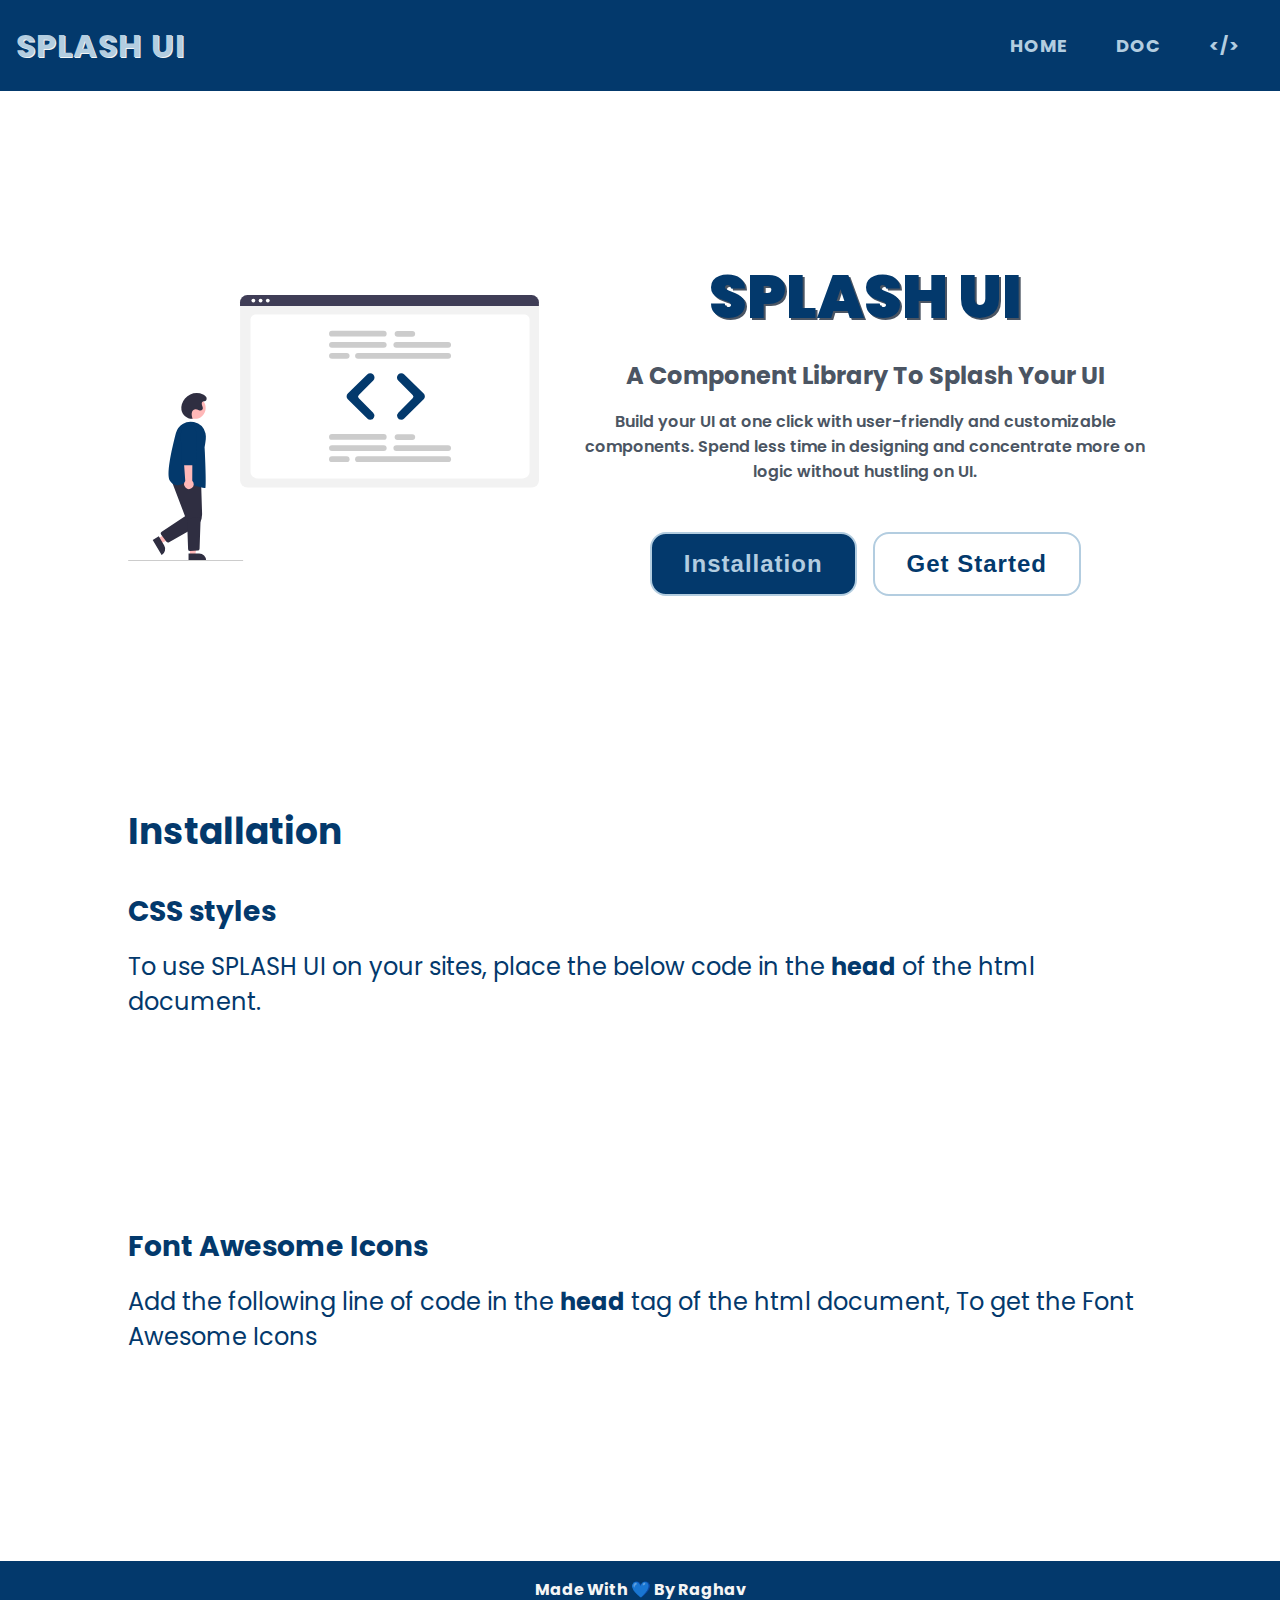
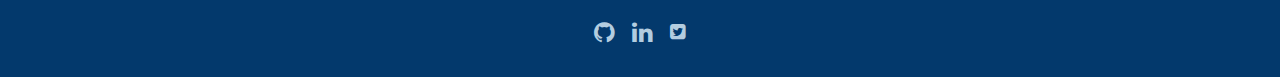
<file: landing-page.html>
<!DOCTYPE html>
<html lang="en">
<head>
    <meta charset="UTF-8">
    <meta http-equiv="X-UA-Compatible" content="IE=edge">
    <meta name="viewport" content="width=device-width, initial-scale=1.0">
    <link rel="stylesheet" href="/CSS/main.css">
    <link rel="stylesheet" href="https://cdnjs.cloudflare.com/ajax/libs/font-awesome/4.7.0/css/font-awesome.min.css">
    <title>SPLASH UI</title>
</head>
<body>
    <header class="header-main">
        <nav class="nav nav-dark">
            <h1 class="shadow-text-white"><a href="./landing-page.html">SPLASH UI</a></h1>
            <button class="hamburger" id="btnHam-Landing"><i class="fa fa-bars fa-2x" aria-hidden="true"></i></button>
            <ul class="nav-list">
                <li><a href="./landing-page.html">HOME</a></li>
                <li><a href="./document-site.html">DOC</a></li>
                <li><a href="https://github.com/raghav2110/splash-ui">&lt;/&gt;</a></li>
            </ul>
        </nav>
    </header>
    <main class="main-container">
        <div class="content-body">
            <div class="landing-cover"><img class="img-responsive" src="./assets/landing-cover.svg"></div>

            <div class="content-desc">
                <h1>SPLASH UI</h1>
                <h2>A Component Library To Splash Your UI</h2>
                <p> Build your UI at one click with user-friendly and customizable components.
                    Spend less time in designing and concentrate more on logic without hustling on UI.
                </p>
                <footer>
                    <a href="#installation-guide"><button class="btn btn-primary">Installation</button></a>
                    <a href="./document-site.html"><button class="btn btn-secondary">Get Started</button></a>
                </footer>
            </div>
            <!-- <div class="landing-cover"><img class="img-responsive" src="./assets/undraw_code_review_re_woeb.svg"></div> -->
        </div>

        <section class="install-guide" id="installation-guide">
            <h2>Installation</h2>
    
            <article>
                <h3>CSS styles</h3>
                <p>To use SPLASH UI on your sites, place the below code in the <strong>head</strong> of the html document.</p>
                <div>
                    <iframe
                        src="https://carbon.now.sh/embed?bg=rgba%28171%2C+184%2C+195%2C+1%29&t=seti&wt=sharp&l=htmlmixed&ds=false&dsyoff=20px&dsblur=68px&wc=true&wa=true&pv=0px&ph=0px&ln=false&fl=1&fm=Hack&fs=14px&lh=133%25&si=false&es=2x&wm=false&code=%253Clink%2520rel%253D%2522stylesheet%2522%2520%250Ahref%253D%250A%2522https%253A%252F%252Fcdnjs.cloudflare.com%250A%252Fajax%252Flibs%252Ffont-awesome%252F4.7.0%252Fcss%252Ffont-awesome.min.css%2522%253E"
                        style="width: 100%; height: 150px; border:0; transform: scale(1); overflow:hidden;"
                        sandbox="allow-scripts allow-same-origin">
                    </iframe>
                </div>
            </article>
            <article>
                <h3>Font Awesome Icons</h3>
                <p>Add the following line of code in the <strong>head</strong> tag of the html document, To get the Font
                    Awesome Icons</p>
                <div>
                    <iframe
                        src="https://carbon.now.sh/embed?bg=rgba%28171%2C+184%2C+195%2C+1%29&t=seti&wt=sharp&l=htmlmixed&ds=false&dsyoff=20px&dsblur=68px&wc=true&wa=true&pv=0px&ph=0px&ln=false&fl=1&fm=Hack&fs=14px&lh=133%25&si=false&es=2x&wm=false&code=%253Clink%2520rel%253D%2522stylesheet%2522%2520%250Ahref%253D%250A%2522https%253A%252F%252Fcdnjs.cloudflare.com%250A%252Fajax%252Flibs%252Ffont-awesome%252F4.7.0%252Fcss%252Ffont-awesome.min.css%2522%253E"
                        style="width: 100%; height: 150px; border:0; transform: scale(1); overflow:hidden;"
                        sandbox="allow-scripts allow-same-origin">
                    </iframe>
                </div>
            </article>
        </section>
    
        <footer class="landing-footer">
            <nav class="nav nav-dark">
                <h4 style="color: whitesmoke;">Made With 💙 By Raghav</h4>
                <ul class="nav-list" style="display: flex;">
                    <li> <a href="https://github.com/raghav2110" target="_blank">
                            <i class="fa fa-github fa-lg" aria-hidden="true"></i></a> </li>
    
                    <li> <a href="https://www.linkedin.com/in/raghav-heda-96a981167/" target="_blank">
                            <i class="fa fa-linkedin fa-lg" aria-hidden="true"></i></a></li>
    
                    <li>
                        <a href="https://twitter.com/raghav_heda" target="_blank">
                            <i class="fa fa-twitter-square" aria-hidden="true"></i></i></a>
                        </a>
                    </li>
                </ul>
            </nav>
        </footer>

    </main>
    <script src="./Functionality/hamburgerMenu.js"></script>

</body>
</html>
</file>
<file: CSS/main.css>
/* Import Components CSS */

@import url("/components/alerts/alerts.css");
@import url("/components/avatars/avatar.css");
@import url("/components/badges/badges.css");
@import url("/components/buttons/buttons.css");
@import url("/components/cards/cards.css");
@import url("/components/images/images.css");
@import url("/components/inputs/inputs.css");
@import url("/components/navbar/navbar.css");
@import url("/components/text-utilities/text-utilities.css");
@import url("/components/snackbar/snackbar.css");
@import url("/components/rating/rating.css");
@import url("/components/list/list.css");
@import url("/components/modal/modal.css");
@import url("/components/grids/grids.css");

/* Font Import*/
@import url("https://fonts.googleapis.com/css2?family=Poppins:wght@500;600&display=swap");

/* Doc site styles */
@import url("/CSS/document-site.css");

/* Variable css */
@import url("/CSS/variables.css");

/* Landing Page Style */
@import url("/CSS/landing-page.css");
</file>
